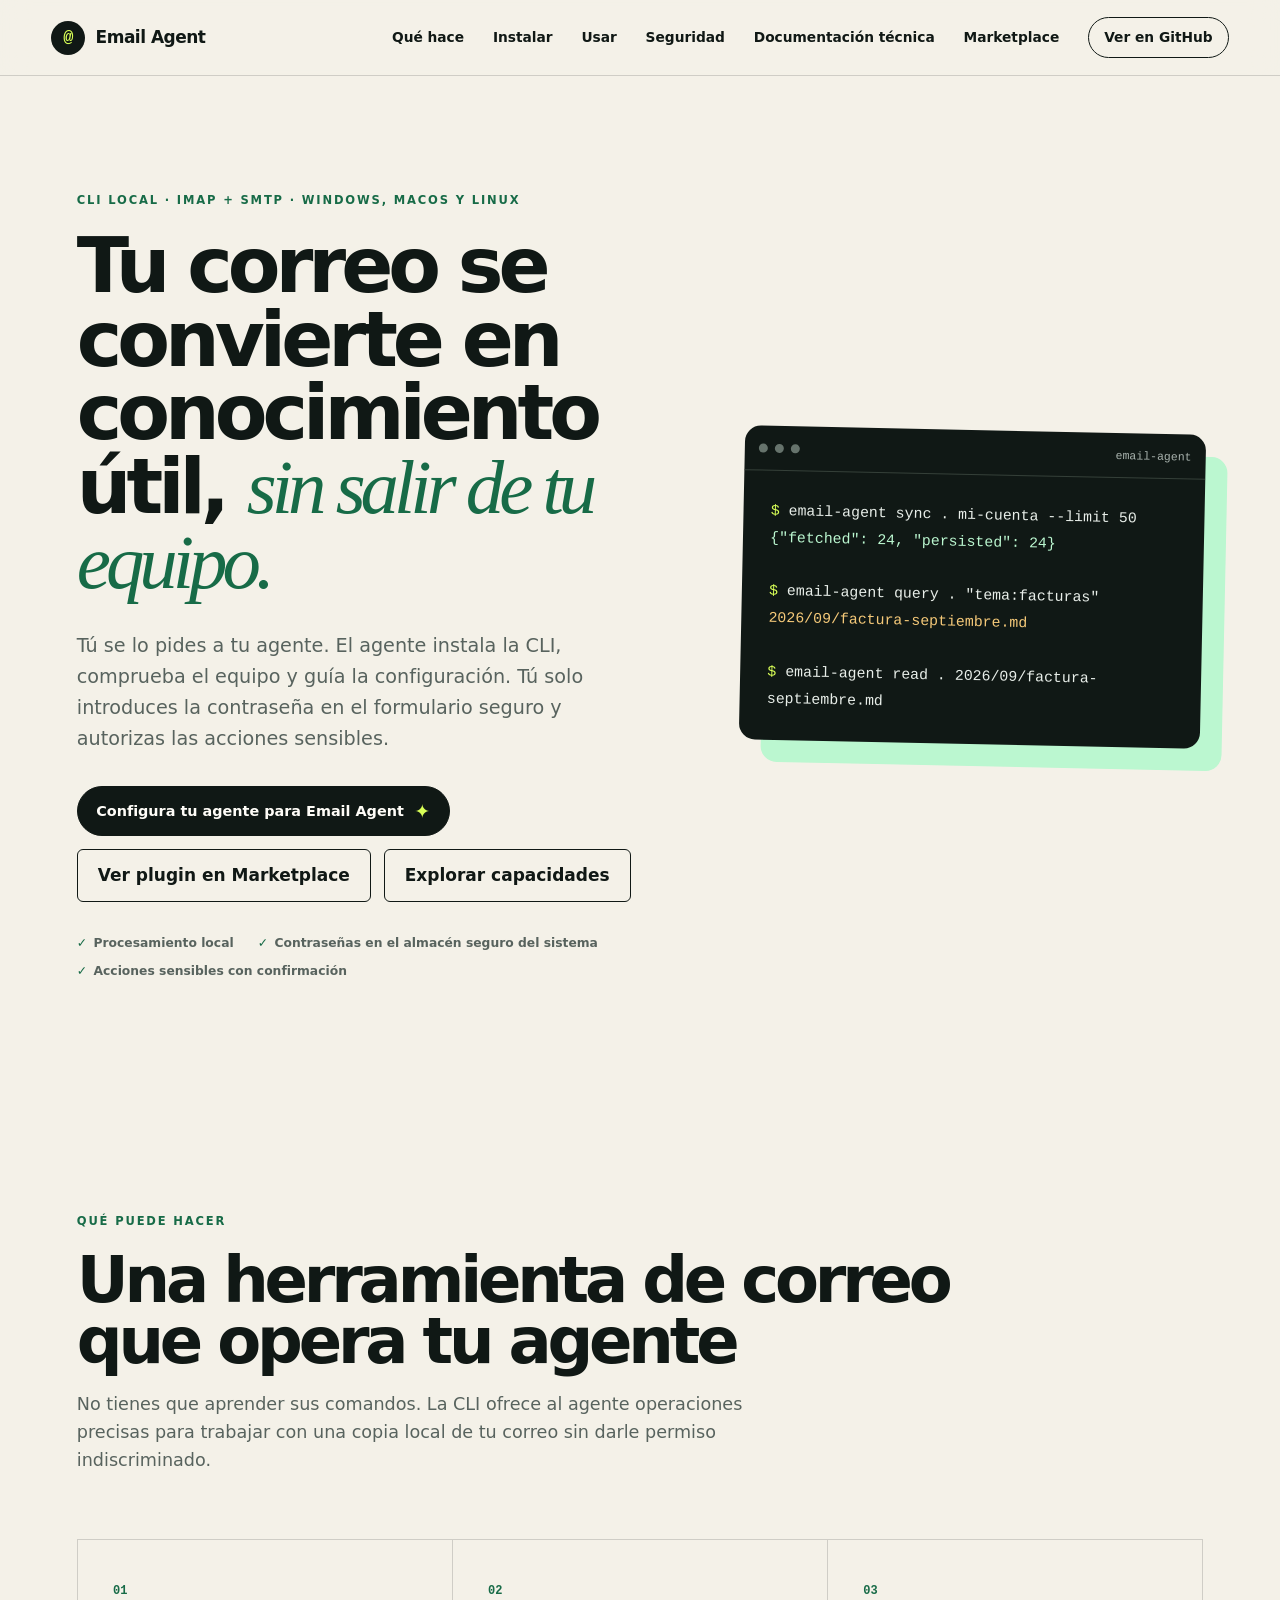
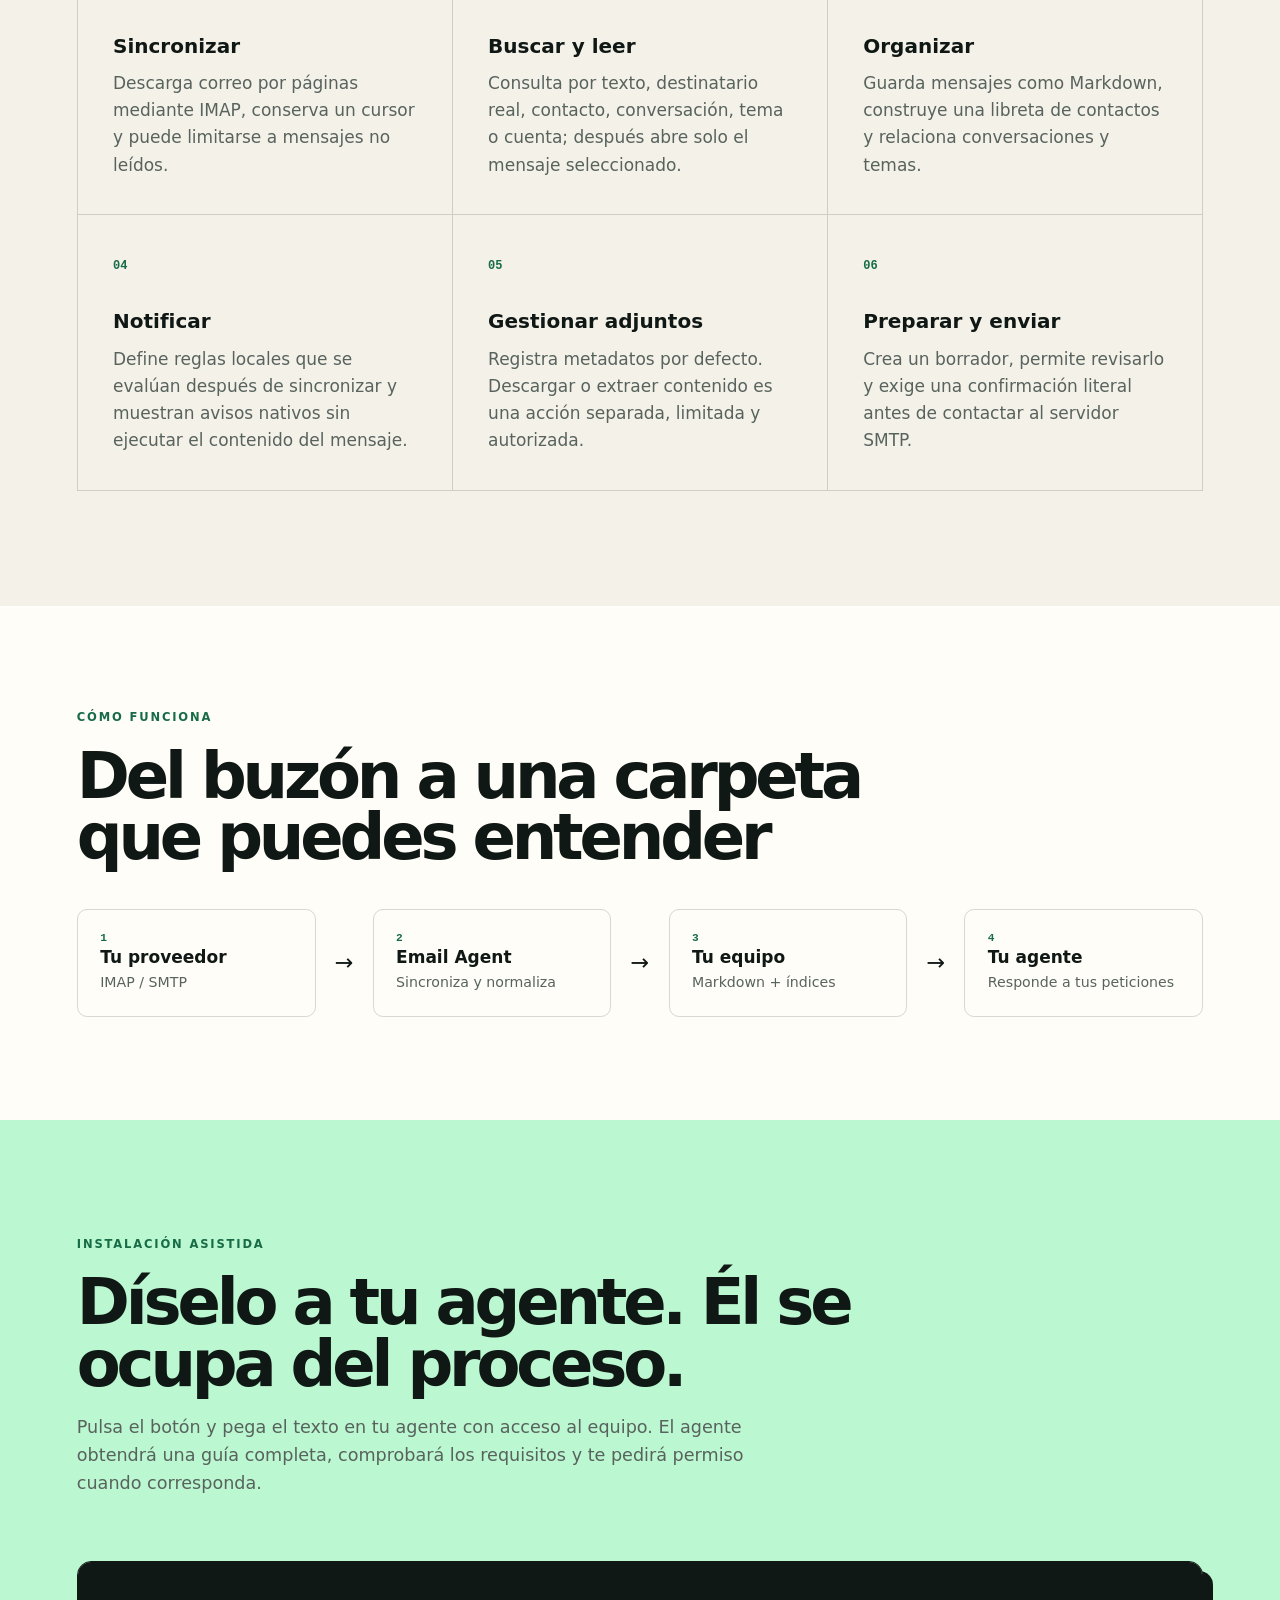
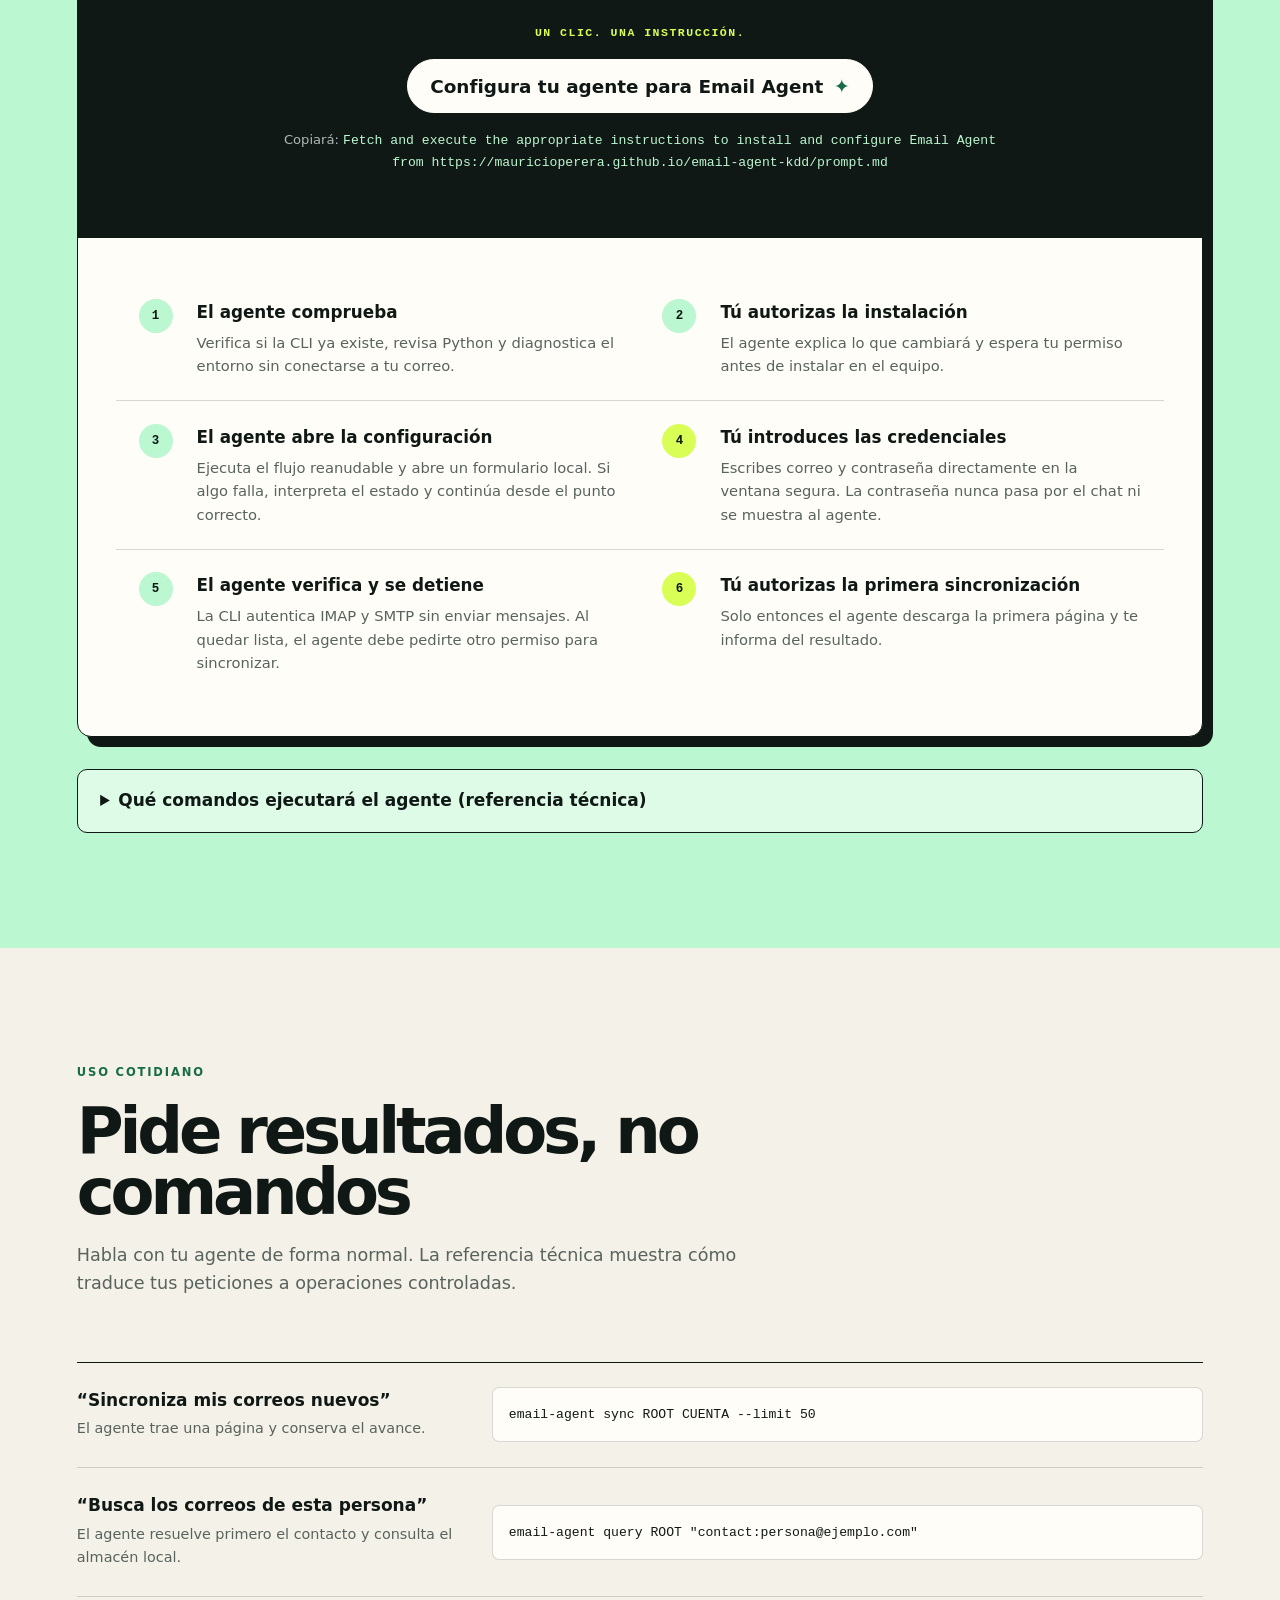
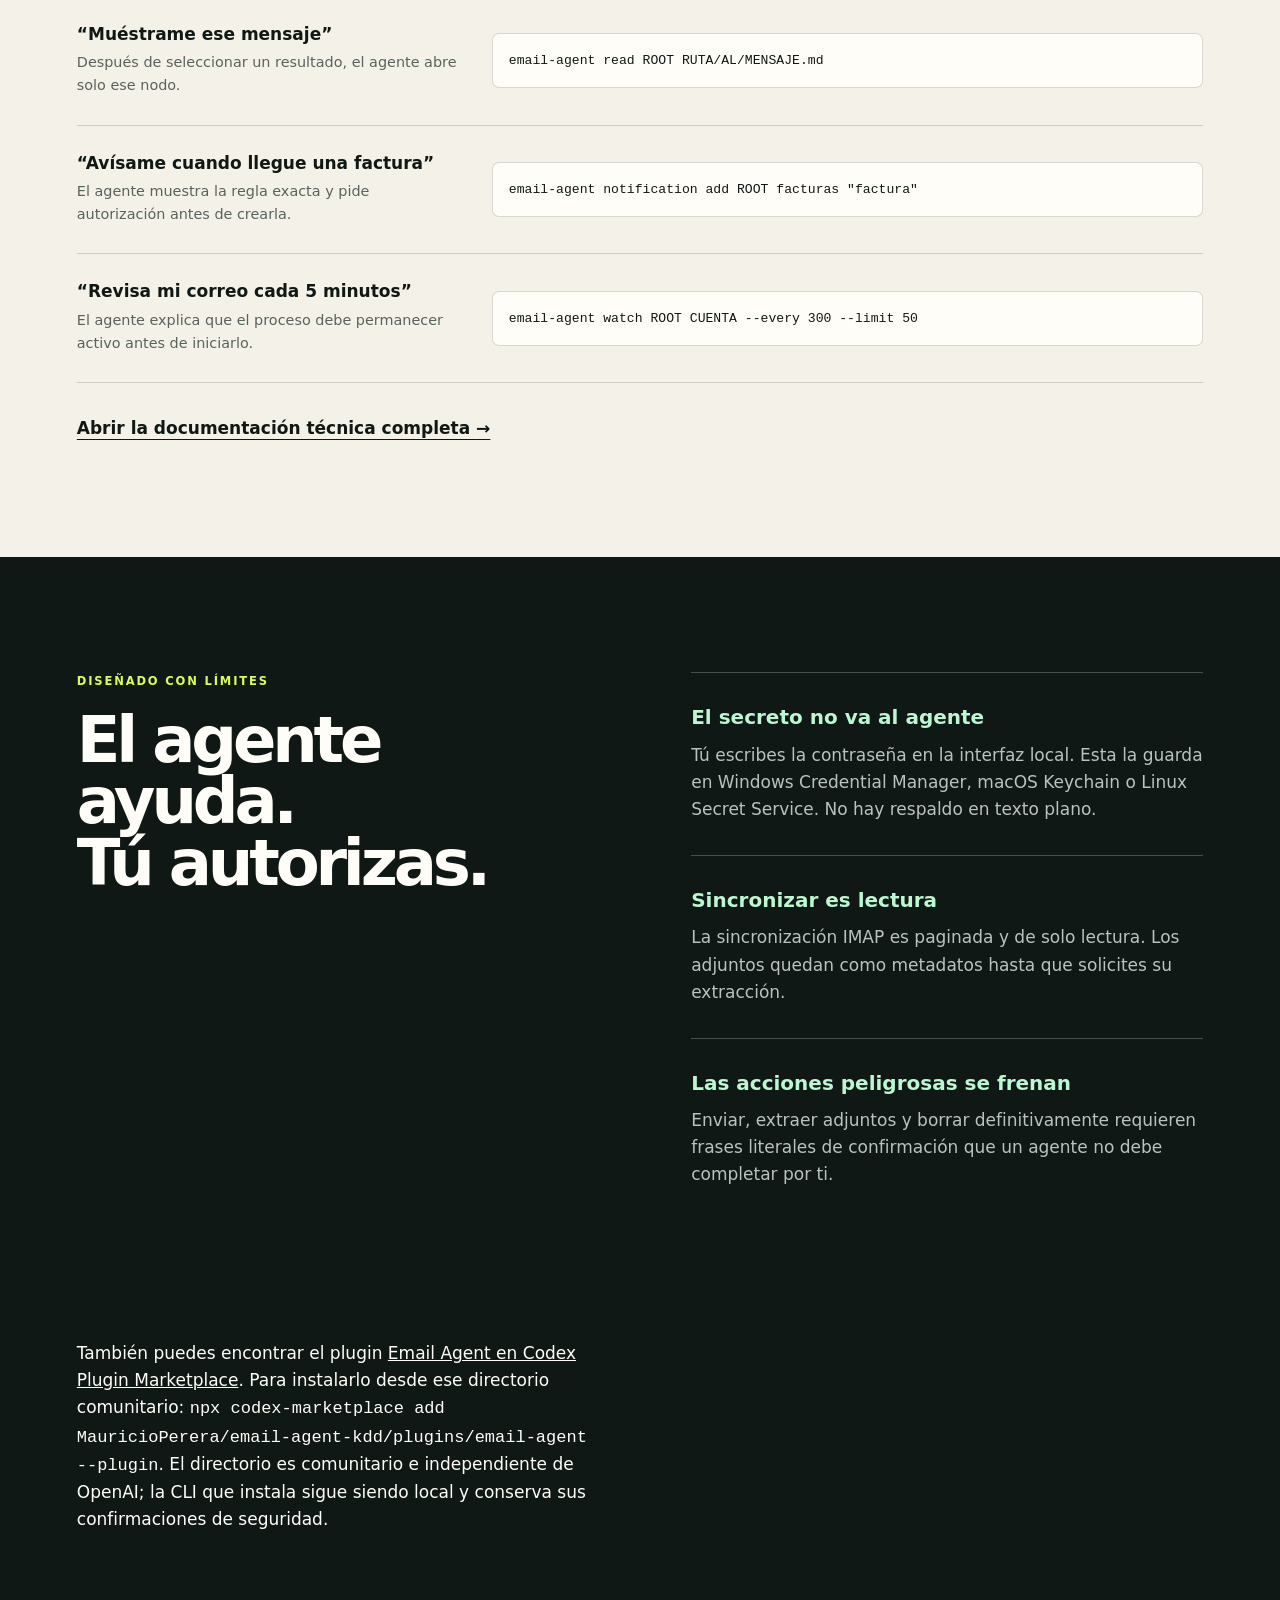
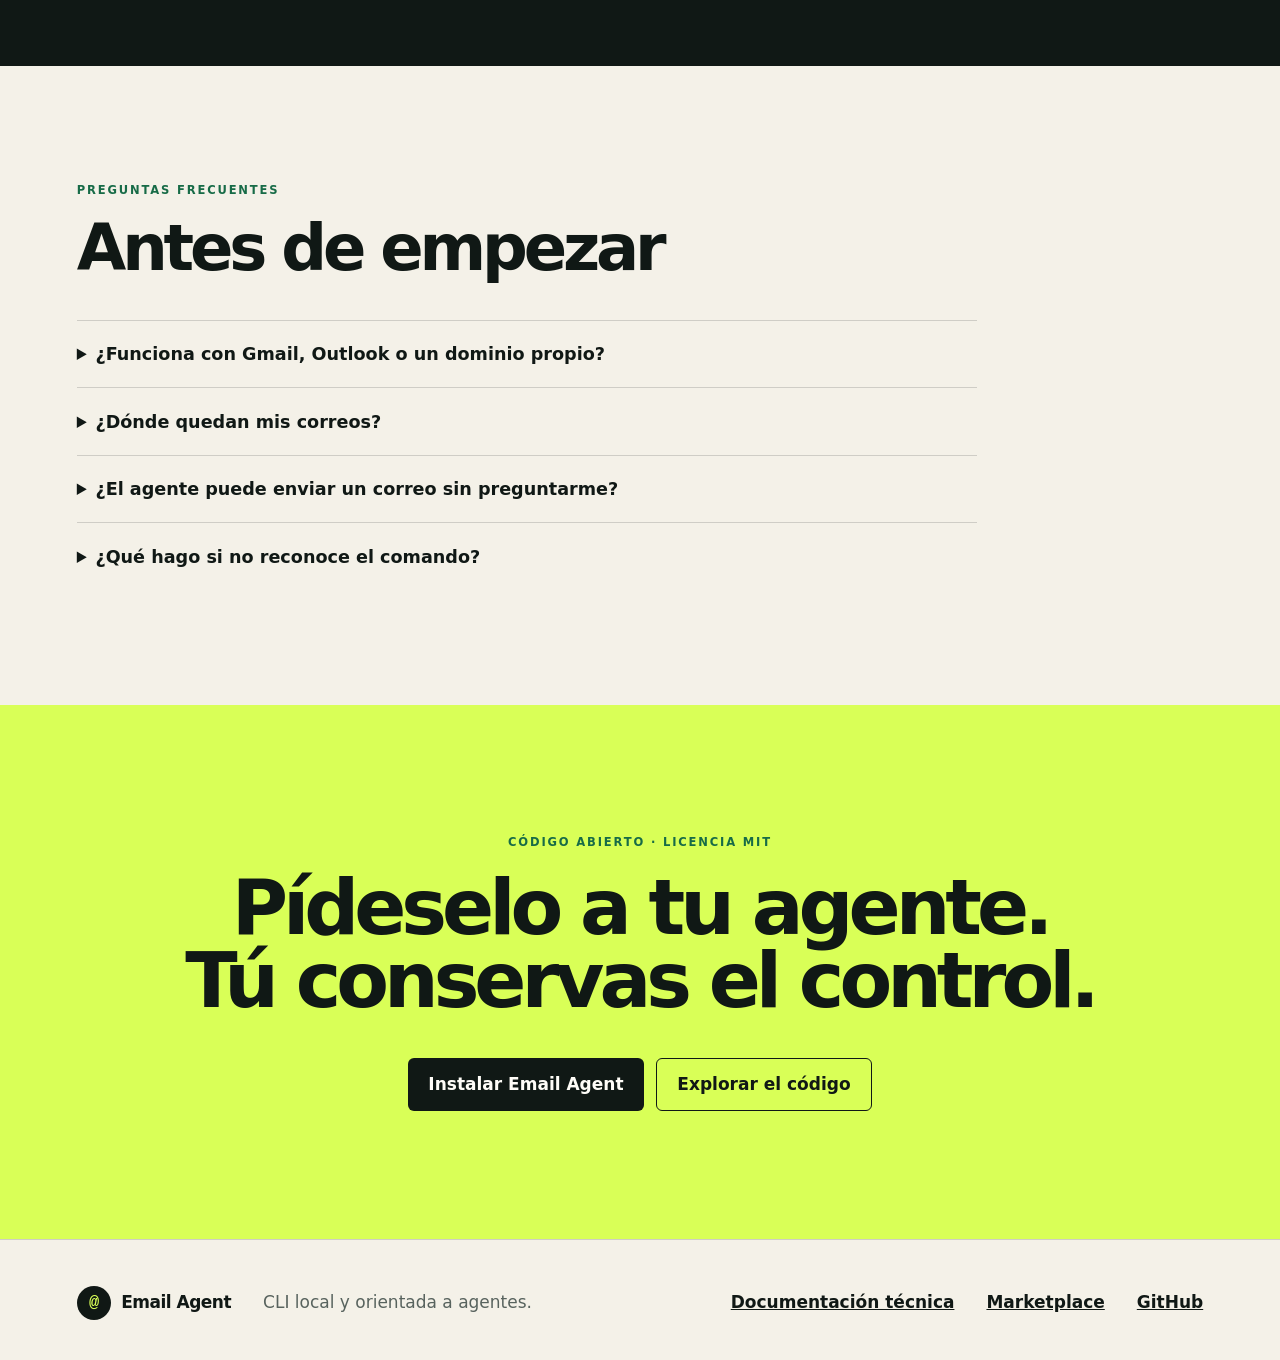
<file: docs/index.html>
<!doctype html>
<html lang="es">
<head>
  <meta charset="utf-8">
  <meta name="viewport" content="width=device-width, initial-scale=1">
  <meta name="description" content="Email Agent: sincroniza, organiza y consulta tu correo localmente desde una CLI diseñada para trabajar de forma segura con agentes.">
  <meta name="theme-color" content="#101815">
  <title>Email Agent — Tu correo, listo para trabajar con agentes</title>
  <link rel="stylesheet" href="styles.css">
  <link rel="stylesheet" href="agent-flow.css">
  <script src="app.js" defer></script>
</head>
<body>
  <a class="skip-link" href="#contenido">Saltar al contenido</a>
  <header class="site-header">
    <a class="brand" href="#inicio" aria-label="Email Agent, inicio">
      <span class="brand-mark" aria-hidden="true">@</span>
      <span>Email Agent</span>
    </a>
    <button class="menu-button" type="button" aria-expanded="false" aria-controls="menu">Menú</button>
    <nav id="menu" aria-label="Navegación principal">
      <a href="#capacidades">Qué hace</a>
      <a href="#instalar">Instalar</a>
      <a href="#usar">Usar</a>
      <a href="#seguridad">Seguridad</a>
      <a href="technical.html">Documentación técnica</a>
      <a href="https://www.codex-marketplace.com/plugins/email-agent">Marketplace</a>
      <a class="nav-cta" href="https://github.com/MauricioPerera/email-agent-kdd">Ver en GitHub</a>
    </nav>
  </header>

  <main id="contenido">
    <section class="hero" id="inicio">
      <div class="hero-copy">
        <p class="eyebrow">CLI local · IMAP + SMTP · Windows, macOS y Linux</p>
        <h1>Tu correo se convierte en conocimiento útil, <em>sin salir de tu equipo.</em></h1>
        <p class="hero-lead">Tú se lo pides a tu agente. El agente instala la CLI, comprueba el equipo y guía la configuración. Tú solo introduces la contraseña en el formulario seguro y autorizas las acciones sensibles.</p>
        <div class="hero-actions">
          <button class="copy onboarding-button" type="button" data-copy="Fetch and execute the appropriate instructions to install and configure Email Agent from https://mauricioperera.github.io/email-agent-kdd/prompt.md">Configura tu agente para Email Agent <span aria-hidden="true">✦</span></button>
          <a class="button secondary" href="https://www.codex-marketplace.com/plugins/email-agent">Ver plugin en Marketplace</a>
          <a class="button secondary" href="#capacidades">Explorar capacidades</a>
        </div>
        <ul class="trust-list" aria-label="Características principales">
          <li>Procesamiento local</li>
          <li>Contraseñas en el almacén seguro del sistema</li>
          <li>Acciones sensibles con confirmación</li>
        </ul>
      </div>
      <div class="terminal" aria-label="Ejemplo de uso de Email Agent">
        <div class="terminal-bar"><span></span><span></span><span></span><b>email-agent</b></div>
        <pre><code><span class="prompt">$</span> email-agent sync . mi-cuenta --limit 50
<span class="json">{"fetched": 24, "persisted": 24}</span>

<span class="prompt">$</span> email-agent query . "tema:facturas"
<span class="path">2026/09/factura-septiembre.md</span>

<span class="prompt">$</span> email-agent read . 2026/09/factura-septiembre.md</code></pre>
      </div>
    </section>

    <section class="section" id="capacidades">
      <div class="section-heading">
        <p class="eyebrow">Qué puede hacer</p>
        <h2>Una herramienta de correo que opera tu agente</h2>
        <p>No tienes que aprender sus comandos. La CLI ofrece al agente operaciones precisas para trabajar con una copia local de tu correo sin darle permiso indiscriminado.</p>
      </div>
      <div class="feature-grid">
        <article><span class="feature-number">01</span><h3>Sincronizar</h3><p>Descarga correo por páginas mediante IMAP, conserva un cursor y puede limitarse a mensajes no leídos.</p></article>
        <article><span class="feature-number">02</span><h3>Buscar y leer</h3><p>Consulta por texto, destinatario real, contacto, conversación, tema o cuenta; después abre solo el mensaje seleccionado.</p></article>
        <article><span class="feature-number">03</span><h3>Organizar</h3><p>Guarda mensajes como Markdown, construye una libreta de contactos y relaciona conversaciones y temas.</p></article>
        <article><span class="feature-number">04</span><h3>Notificar</h3><p>Define reglas locales que se evalúan después de sincronizar y muestran avisos nativos sin ejecutar el contenido del mensaje.</p></article>
        <article><span class="feature-number">05</span><h3>Gestionar adjuntos</h3><p>Registra metadatos por defecto. Descargar o extraer contenido es una acción separada, limitada y autorizada.</p></article>
        <article><span class="feature-number">06</span><h3>Preparar y enviar</h3><p>Crea un borrador, permite revisarlo y exige una confirmación literal antes de contactar al servidor SMTP.</p></article>
      </div>
    </section>

    <section class="flow-section">
      <div class="section-heading compact"><p class="eyebrow">Cómo funciona</p><h2>Del buzón a una carpeta que puedes entender</h2></div>
      <div class="flow" role="list">
        <div role="listitem"><span>1</span><strong>Tu proveedor</strong><small>IMAP / SMTP</small></div>
        <i aria-hidden="true">→</i>
        <div role="listitem"><span>2</span><strong>Email Agent</strong><small>Sincroniza y normaliza</small></div>
        <i aria-hidden="true">→</i>
        <div role="listitem"><span>3</span><strong>Tu equipo</strong><small>Markdown + índices</small></div>
        <i aria-hidden="true">→</i>
        <div role="listitem"><span>4</span><strong>Tu agente</strong><small>Responde a tus peticiones</small></div>
      </div>
    </section>

    <section class="section install-section" id="instalar">
      <div class="section-heading">
        <p class="eyebrow">Instalación asistida</p>
        <h2>Díselo a tu agente. Él se ocupa del proceso.</h2>
        <p>Pulsa el botón y pega el texto en tu agente con acceso al equipo. El agente obtendrá una guía completa, comprobará los requisitos y te pedirá permiso cuando corresponda.</p>
      </div>

      <div class="install-card">
        <div class="agent-request">
          <span class="agent-label">Un clic. Una instrucción.</span>
          <button class="copy onboarding-button large" type="button" data-copy="Fetch and execute the appropriate instructions to install and configure Email Agent from https://mauricioperera.github.io/email-agent-kdd/prompt.md">Configura tu agente para Email Agent <span aria-hidden="true">✦</span></button>
          <p>Copiará: <code>Fetch and execute the appropriate instructions to install and configure Email Agent from https://mauricioperera.github.io/email-agent-kdd/prompt.md</code></p>
        </div>
        <div class="roles" aria-label="Responsabilidades durante la instalación">
          <article><span>1</span><div><strong>El agente comprueba</strong><p>Verifica si la CLI ya existe, revisa Python y diagnostica el entorno sin conectarse a tu correo.</p></div></article>
          <article><span>2</span><div><strong>Tú autorizas la instalación</strong><p>El agente explica lo que cambiará y espera tu permiso antes de instalar en el equipo.</p></div></article>
          <article><span>3</span><div><strong>El agente abre la configuración</strong><p>Ejecuta el flujo reanudable y abre un formulario local. Si algo falla, interpreta el estado y continúa desde el punto correcto.</p></div></article>
          <article class="user-step"><span>4</span><div><strong>Tú introduces las credenciales</strong><p>Escribes correo y contraseña directamente en la ventana segura. La contraseña nunca pasa por el chat ni se muestra al agente.</p></div></article>
          <article><span>5</span><div><strong>El agente verifica y se detiene</strong><p>La CLI autentica IMAP y SMTP sin enviar mensajes. Al quedar lista, el agente debe pedirte otro permiso para sincronizar.</p></div></article>
          <article class="user-step"><span>6</span><div><strong>Tú autorizas la primera sincronización</strong><p>Solo entonces el agente descarga la primera página y te informa del resultado.</p></div></article>
        </div>
      </div>

      <details class="advanced">
        <summary>Qué comandos ejecutará el agente (referencia técnica)</summary>
        <p>El flujo del código actual es reanudable. Estos comandos son para el agente, no una tarea que el usuario deba realizar manualmente.</p>
        <div class="code-block"><pre><code>git clone https://github.com/MauricioPerera/email-agent-kdd.git
cd email-agent-kdd
python -m pip install .
email-agent bootstrap --check --json
email-agent bootstrap --gui --lang es</code></pre><button class="copy" type="button" data-copy="git clone https://github.com/MauricioPerera/email-agent-kdd.git&#10;cd email-agent-kdd&#10;python -m pip install .&#10;email-agent bootstrap --check --json&#10;email-agent bootstrap --gui --lang es">Copiar</button></div>
        <p class="note">La primera sincronización no ocurre sola: después de revisarlo y autorizarlo, se ejecuta <code>email-agent bootstrap --resume --sync</code>.</p>
      </details>
    </section>

    <section class="section" id="usar">
      <div class="section-heading"><p class="eyebrow">Uso cotidiano</p><h2>Pide resultados, no comandos</h2><p>Habla con tu agente de forma normal. La referencia técnica muestra cómo traduce tus peticiones a operaciones controladas.</p></div>
      <div class="command-list">
        <article><div><span>“Sincroniza mis correos nuevos”</span><p>El agente trae una página y conserva el avance.</p></div><code>email-agent sync ROOT CUENTA --limit 50</code></article>
        <article><div><span>“Busca los correos de esta persona”</span><p>El agente resuelve primero el contacto y consulta el almacén local.</p></div><code>email-agent query ROOT "contact:persona@ejemplo.com"</code></article>
        <article><div><span>“Muéstrame ese mensaje”</span><p>Después de seleccionar un resultado, el agente abre solo ese nodo.</p></div><code>email-agent read ROOT RUTA/AL/MENSAJE.md</code></article>
        <article><div><span>“Avísame cuando llegue una factura”</span><p>El agente muestra la regla exacta y pide autorización antes de crearla.</p></div><code>email-agent notification add ROOT facturas "factura"</code></article>
        <article><div><span>“Revisa mi correo cada 5 minutos”</span><p>El agente explica que el proceso debe permanecer activo antes de iniciarlo.</p></div><code>email-agent watch ROOT CUENTA --every 300 --limit 50</code></article>
      </div>
      <a class="text-link" href="technical.html">Abrir la documentación técnica completa <span aria-hidden="true">→</span></a>
    </section>

    <section class="security-section" id="seguridad">
      <div><p class="eyebrow light">Diseñado con límites</p><h2>El agente ayuda.<br>Tú autorizas.</h2></div>
      <div class="security-points">
        <article><h3>El secreto no va al agente</h3><p>Tú escribes la contraseña en la interfaz local. Esta la guarda en Windows Credential Manager, macOS Keychain o Linux Secret Service. No hay respaldo en texto plano.</p></article>
        <article><h3>Sincronizar es lectura</h3><p>La sincronización IMAP es paginada y de solo lectura. Los adjuntos quedan como metadatos hasta que solicites su extracción.</p></article>
        <article><h3>Las acciones peligrosas se frenan</h3><p>Enviar, extraer adjuntos y borrar definitivamente requieren frases literales de confirmación que un agente no debe completar por ti.</p></article>
      </div>
      <p>También puedes encontrar el plugin <a href="https://www.codex-marketplace.com/plugins/email-agent">Email Agent en Codex Plugin Marketplace</a>. Para instalarlo desde ese directorio comunitario: <code>npx codex-marketplace add MauricioPerera/email-agent-kdd/plugins/email-agent --plugin</code>. El directorio es comunitario e independiente de OpenAI; la CLI que instala sigue siendo local y conserva sus confirmaciones de seguridad.</p>
    </section>

    <section class="section faq-section">
      <div class="section-heading compact"><p class="eyebrow">Preguntas frecuentes</p><h2>Antes de empezar</h2></div>
      <div class="faq">
        <details><summary>¿Funciona con Gmail, Outlook o un dominio propio?</summary><p>Funciona con cuentas que ofrezcan acceso IMAP para lectura y SMTP para envío. El formulario intenta detectar los servidores y permite introducirlos cuando no puede hacerlo.</p></details>
        <details><summary>¿Dónde quedan mis correos?</summary><p>En la carpeta raíz que eliges, como archivos Markdown e índices locales. La carpeta <code>.</code> significa la carpeta actual.</p></details>
        <details><summary>¿El agente puede enviar un correo sin preguntarme?</summary><p>No debería. El comando de envío exige revisar un borrador y escribir exactamente <code>CONFIRMAR ENVIO</code>; esa autorización pertenece al usuario.</p></details>
        <details><summary>¿Qué hago si no reconoce el comando?</summary><p>Añade al PATH la carpeta <code>Scripts</code> de Python en Windows o <code>bin</code> en macOS/Linux, vuelve a abrir la terminal y ejecuta <code>email-agent --help</code>.</p></details>
      </div>
    </section>

    <section class="closing">
      <p class="eyebrow">Código abierto · Licencia MIT</p>
      <h2>Pídeselo a tu agente.<br>Tú conservas el control.</h2>
      <div class="hero-actions"><a class="button primary" href="#instalar">Instalar Email Agent</a><a class="button secondary" href="https://github.com/MauricioPerera/email-agent-kdd">Explorar el código</a></div>
    </section>
  </main>

  <footer><div class="brand"><span class="brand-mark" aria-hidden="true">@</span><span>Email Agent</span></div><p>CLI local y orientada a agentes.</p><a href="technical.html">Documentación técnica</a><a href="https://www.codex-marketplace.com/plugins/email-agent">Marketplace</a><a href="https://github.com/MauricioPerera/email-agent-kdd">GitHub</a></footer>
</body>
</html>
</file>
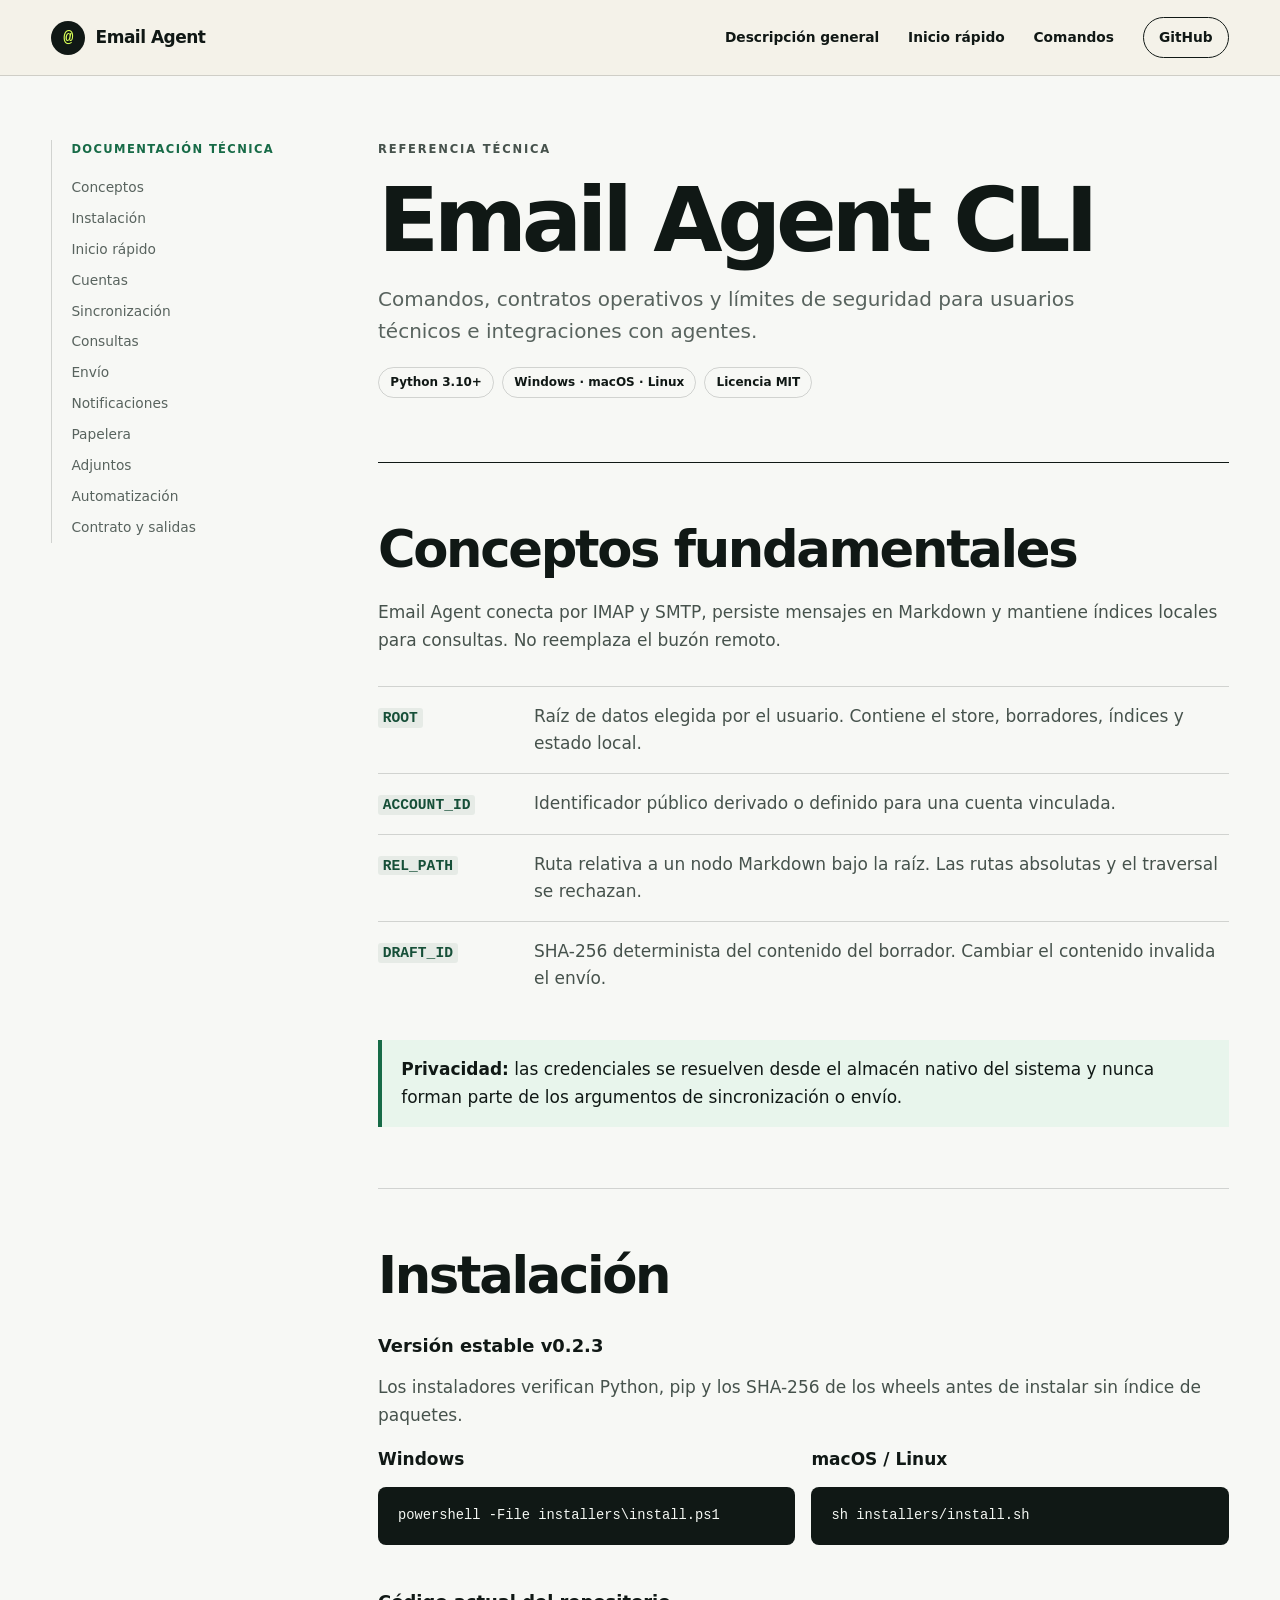
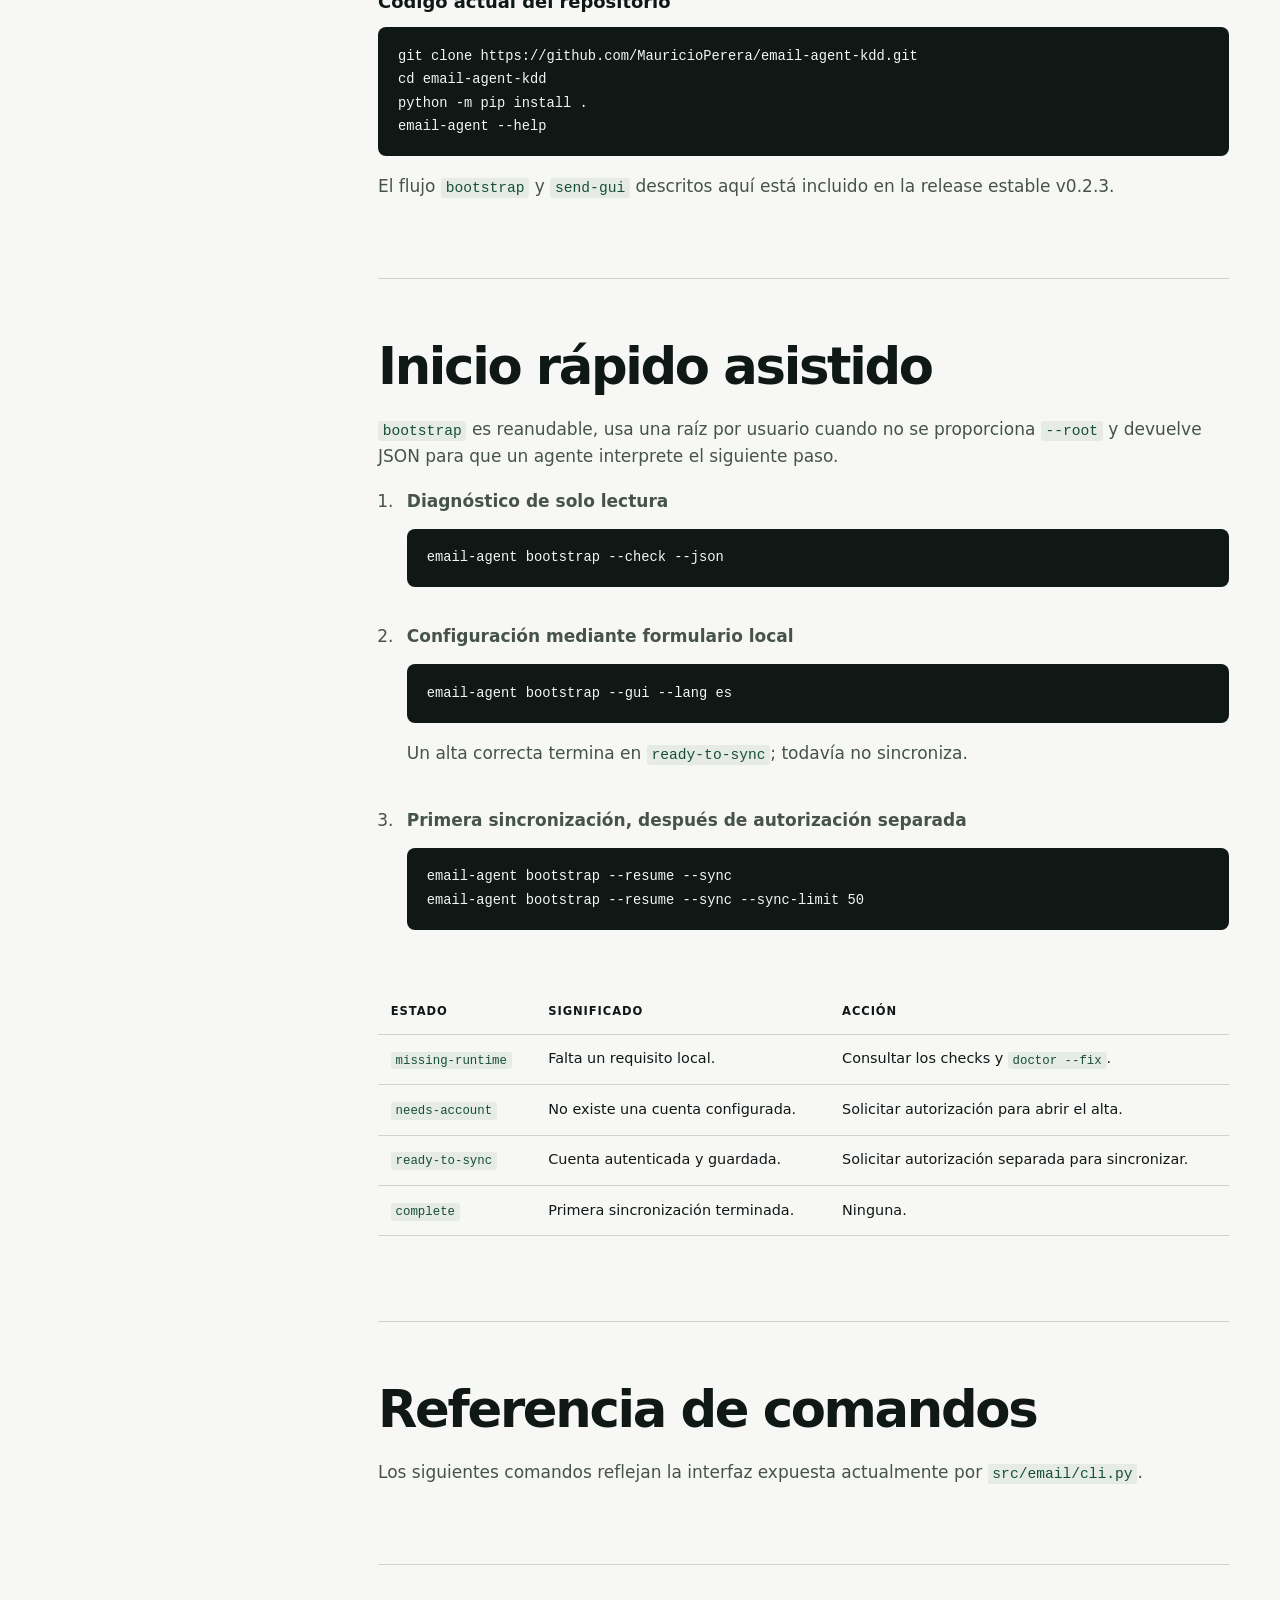
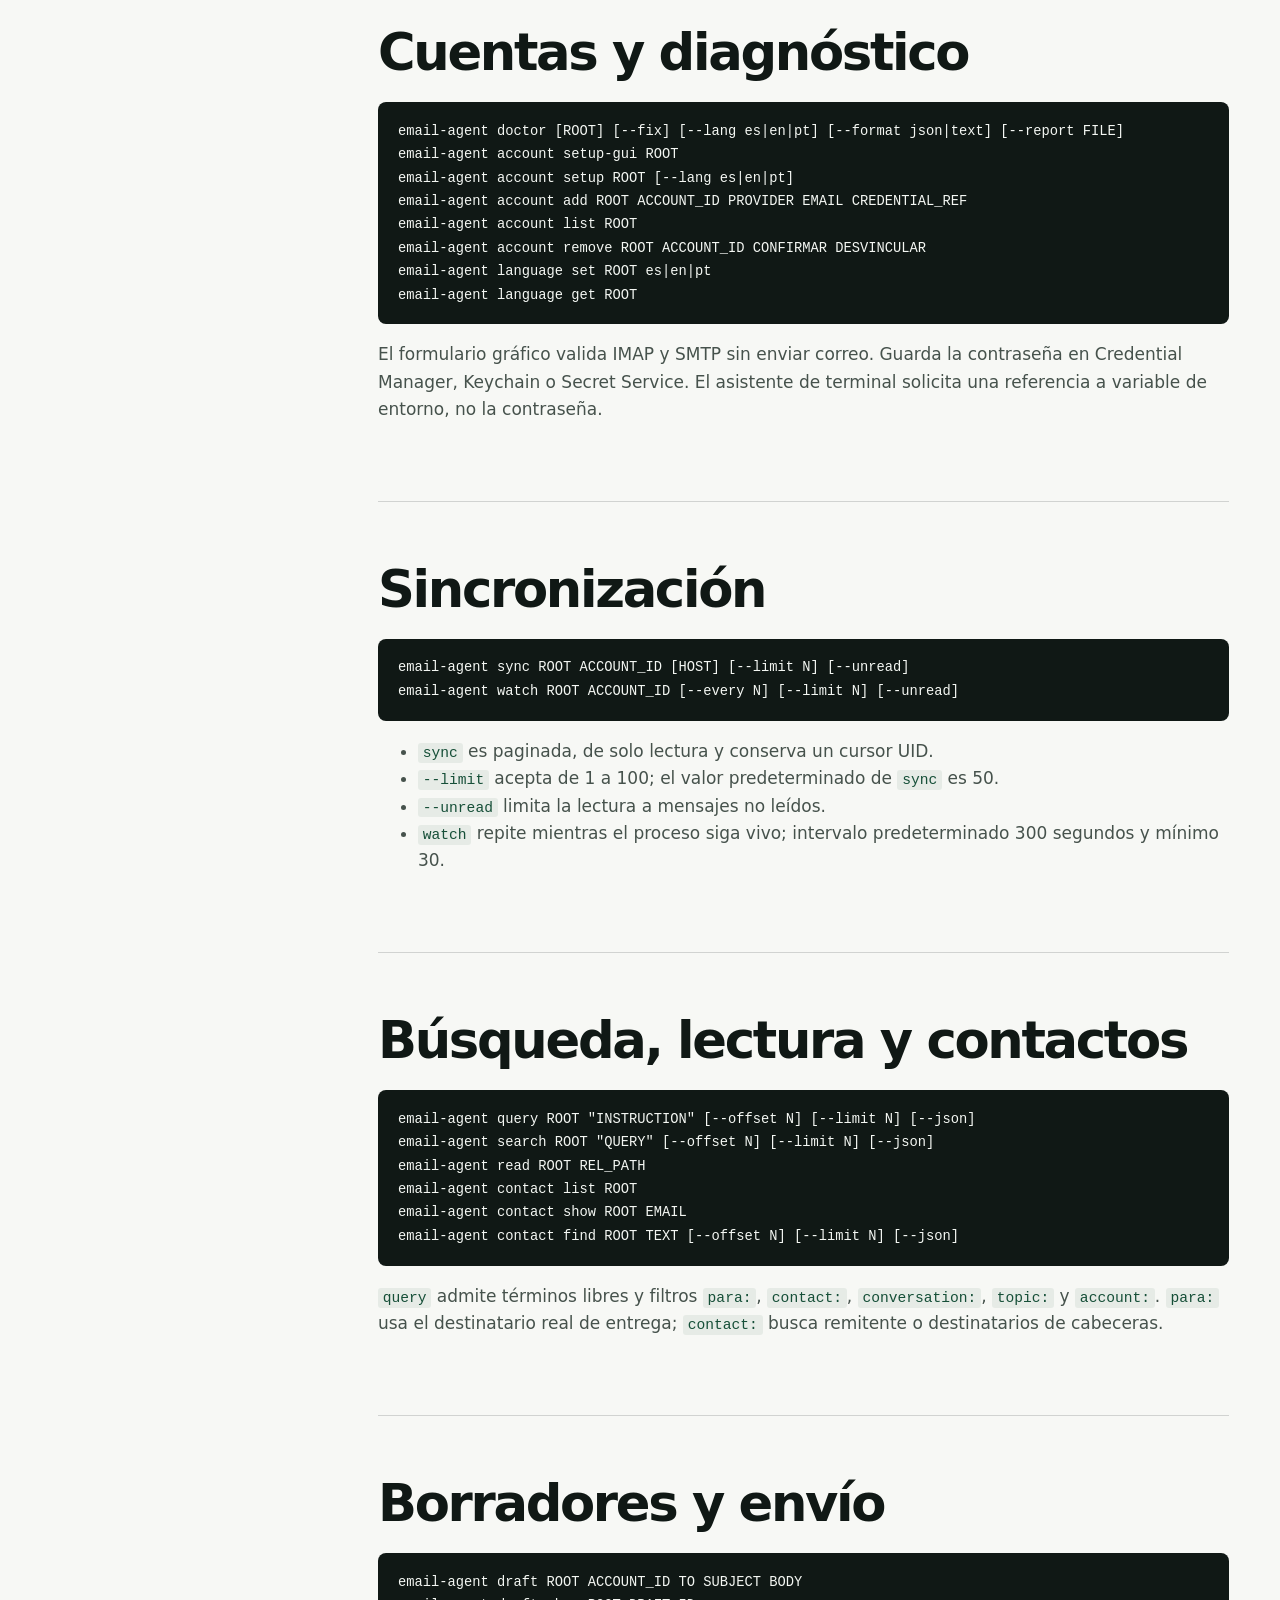
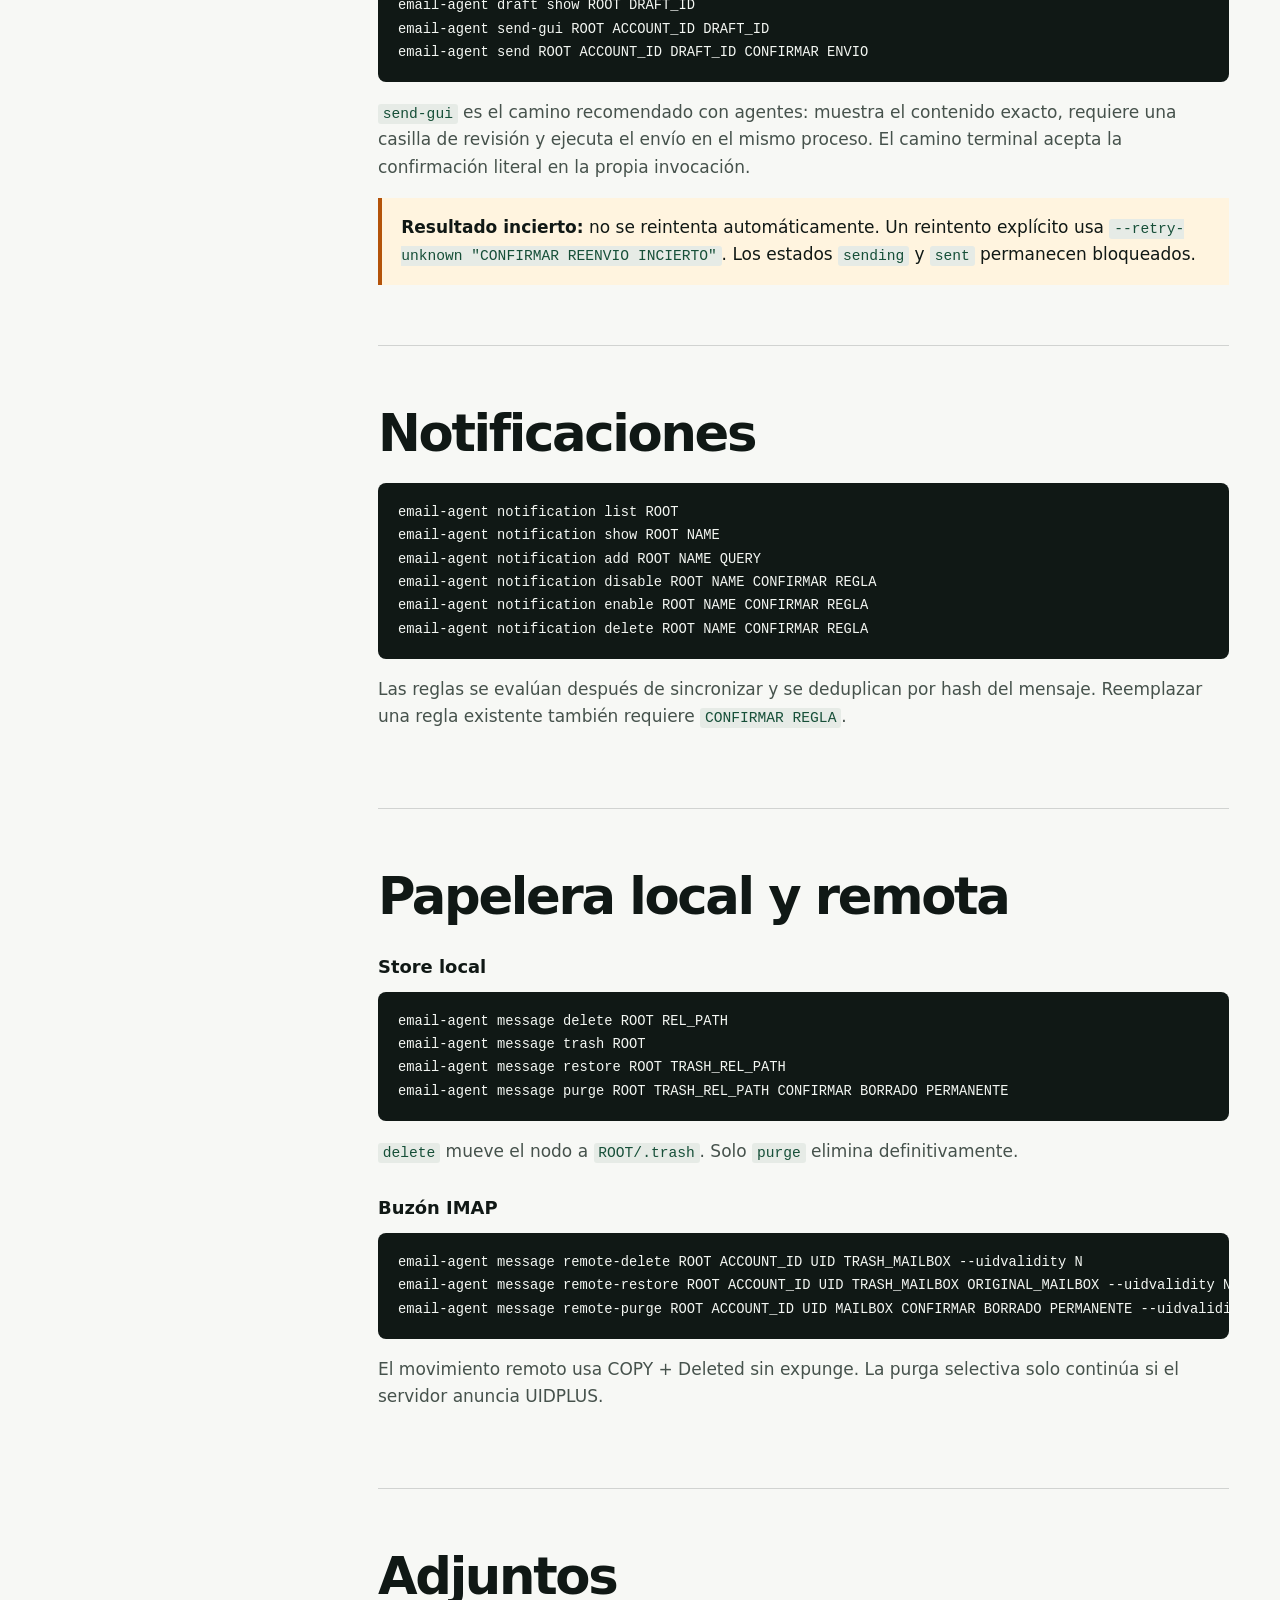
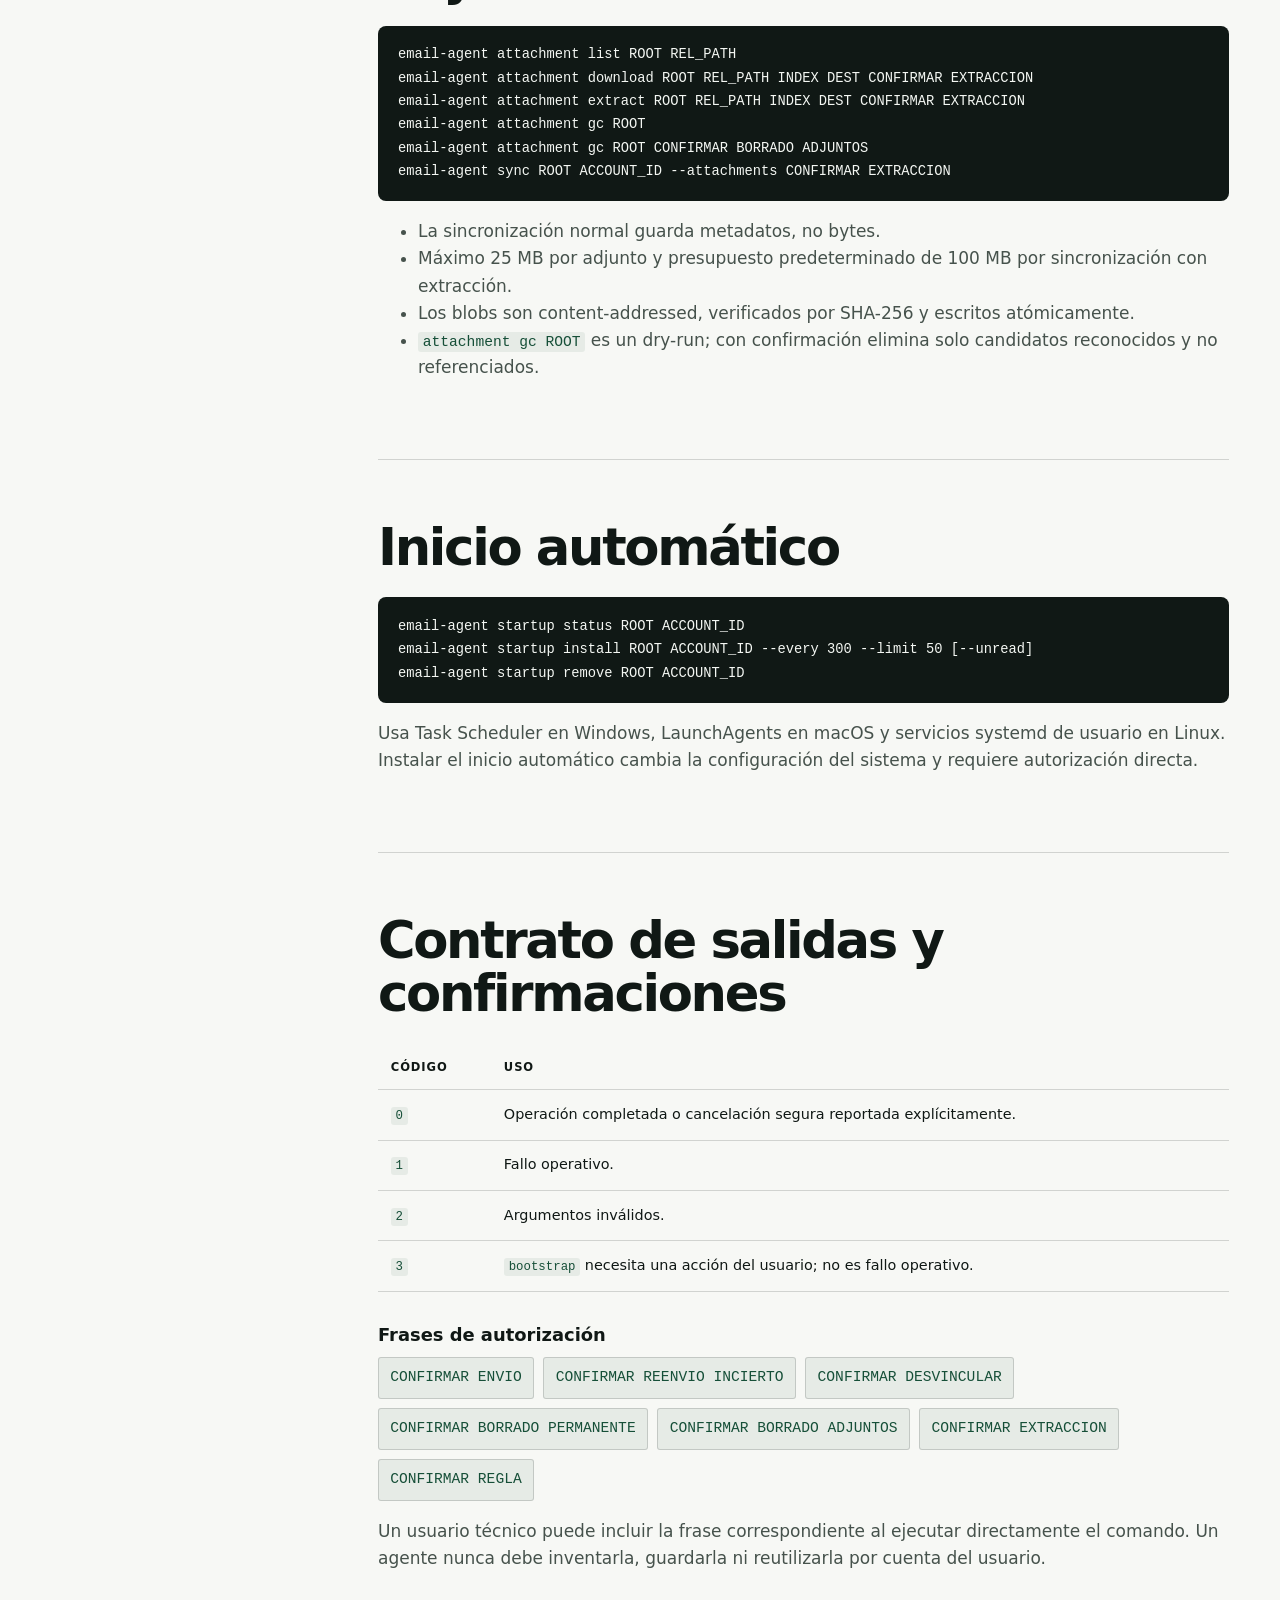
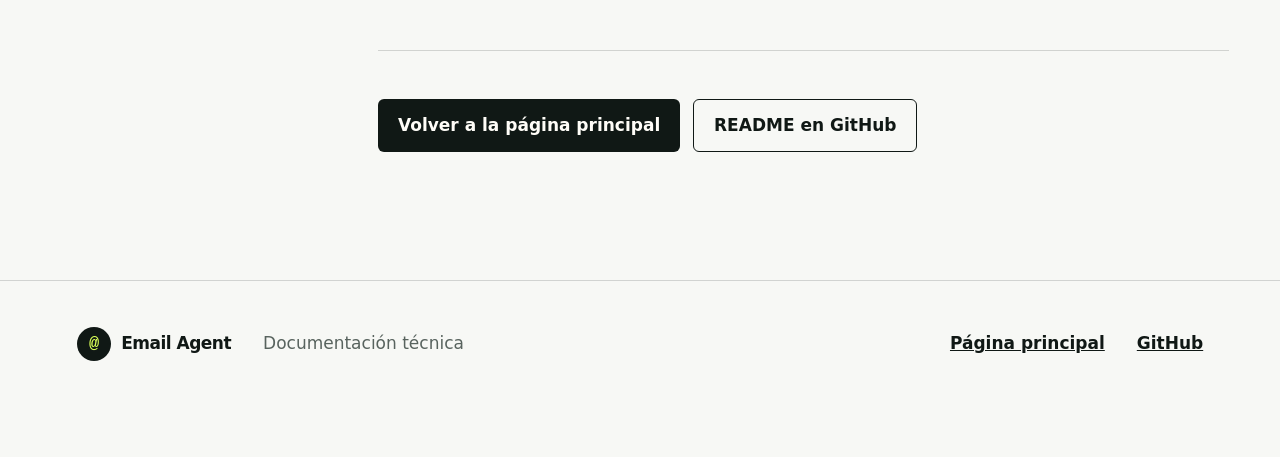
<file: docs/technical.html>
<!doctype html>
<html lang="es">
<head>
  <meta charset="utf-8">
  <meta name="viewport" content="width=device-width, initial-scale=1">
  <meta name="description" content="Documentación técnica de Email Agent CLI: instalación, configuración, comandos, formatos, seguridad y operación.">
  <meta name="theme-color" content="#101815">
  <title>Documentación técnica — Email Agent</title>
  <link rel="stylesheet" href="styles.css">
  <link rel="stylesheet" href="technical.css">
  <script src="app.js" defer></script>
</head>
<body class="docs-body">
  <a class="skip-link" href="#documentacion">Saltar a la documentación</a>
  <header class="site-header">
    <a class="brand" href="index.html" aria-label="Email Agent, volver a la página principal"><span class="brand-mark" aria-hidden="true">@</span><span>Email Agent</span></a>
    <button class="menu-button" type="button" aria-expanded="false" aria-controls="menu">Menú</button>
    <nav id="menu" aria-label="Navegación principal">
      <a href="index.html">Descripción general</a>
      <a href="#inicio-rapido">Inicio rápido</a>
      <a href="#comandos">Comandos</a>
      <a class="nav-cta" href="https://github.com/MauricioPerera/email-agent-kdd">GitHub</a>
    </nav>
  </header>

  <div class="docs-shell">
    <aside class="docs-nav" aria-label="Índice técnico">
      <p>Documentación técnica</p>
      <a href="#conceptos">Conceptos</a>
      <a href="#instalacion">Instalación</a>
      <a href="#inicio-rapido">Inicio rápido</a>
      <a href="#cuentas">Cuentas</a>
      <a href="#sincronizacion">Sincronización</a>
      <a href="#consultas">Consultas</a>
      <a href="#envio">Envío</a>
      <a href="#notificaciones">Notificaciones</a>
      <a href="#mensajes">Papelera</a>
      <a href="#adjuntos">Adjuntos</a>
      <a href="#automatizacion">Automatización</a>
      <a href="#contrato">Contrato y salidas</a>
    </aside>

    <main class="docs-content" id="documentacion">
      <div class="docs-hero">
        <p class="eyebrow">Referencia técnica</p>
        <h1>Email Agent CLI</h1>
        <p>Comandos, contratos operativos y límites de seguridad para usuarios técnicos e integraciones con agentes.</p>
        <div class="doc-meta"><span>Python 3.10+</span><span>Windows · macOS · Linux</span><span>Licencia MIT</span></div>
      </div>

      <section id="conceptos">
        <h2>Conceptos fundamentales</h2>
        <p>Email Agent conecta por IMAP y SMTP, persiste mensajes en Markdown y mantiene índices locales para consultas. No reemplaza el buzón remoto.</p>
        <dl class="terms">
          <div><dt><code>ROOT</code></dt><dd>Raíz de datos elegida por el usuario. Contiene el store, borradores, índices y estado local.</dd></div>
          <div><dt><code>ACCOUNT_ID</code></dt><dd>Identificador público derivado o definido para una cuenta vinculada.</dd></div>
          <div><dt><code>REL_PATH</code></dt><dd>Ruta relativa a un nodo Markdown bajo la raíz. Las rutas absolutas y el traversal se rechazan.</dd></div>
          <div><dt><code>DRAFT_ID</code></dt><dd>SHA-256 determinista del contenido del borrador. Cambiar el contenido invalida el envío.</dd></div>
        </dl>
        <div class="callout"><strong>Privacidad:</strong> las credenciales se resuelven desde el almacén nativo del sistema y nunca forman parte de los argumentos de sincronización o envío.</div>
      </section>

      <section id="instalacion">
        <h2>Instalación</h2>
        <h3>Versión estable v0.2.3</h3>
        <p>Los instaladores verifican Python, pip y los SHA-256 de los wheels antes de instalar sin índice de paquetes.</p>
        <div class="split-code">
          <div><b>Windows</b><pre><code>powershell -File installers\install.ps1</code></pre></div>
          <div><b>macOS / Linux</b><pre><code>sh installers/install.sh</code></pre></div>
        </div>
        <h3>Código actual del repositorio</h3>
        <pre><code>git clone https://github.com/MauricioPerera/email-agent-kdd.git
cd email-agent-kdd
python -m pip install .
email-agent --help</code></pre>
        <p>El flujo <code>bootstrap</code> y <code>send-gui</code> descritos aquí está incluido en la release estable v0.2.3.</p>
      </section>

      <section id="inicio-rapido">
        <h2>Inicio rápido asistido</h2>
        <p><code>bootstrap</code> es reanudable, usa una raíz por usuario cuando no se proporciona <code>--root</code> y devuelve JSON para que un agente interprete el siguiente paso.</p>
        <ol class="code-steps">
          <li><b>Diagnóstico de solo lectura</b><pre><code>email-agent bootstrap --check --json</code></pre></li>
          <li><b>Configuración mediante formulario local</b><pre><code>email-agent bootstrap --gui --lang es</code></pre><p>Un alta correcta termina en <code>ready-to-sync</code>; todavía no sincroniza.</p></li>
          <li><b>Primera sincronización, después de autorización separada</b><pre><code>email-agent bootstrap --resume --sync
email-agent bootstrap --resume --sync --sync-limit 50</code></pre></li>
        </ol>
        <table><thead><tr><th>Estado</th><th>Significado</th><th>Acción</th></tr></thead><tbody>
          <tr><td><code>missing-runtime</code></td><td>Falta un requisito local.</td><td>Consultar los checks y <code>doctor --fix</code>.</td></tr>
          <tr><td><code>needs-account</code></td><td>No existe una cuenta configurada.</td><td>Solicitar autorización para abrir el alta.</td></tr>
          <tr><td><code>ready-to-sync</code></td><td>Cuenta autenticada y guardada.</td><td>Solicitar autorización separada para sincronizar.</td></tr>
          <tr><td><code>complete</code></td><td>Primera sincronización terminada.</td><td>Ninguna.</td></tr>
        </tbody></table>
      </section>

      <section id="comandos" class="command-index">
        <h2>Referencia de comandos</h2>
        <p>Los siguientes comandos reflejan la interfaz expuesta actualmente por <code>src/email/cli.py</code>.</p>
      </section>

      <section id="cuentas">
        <h2>Cuentas y diagnóstico</h2>
        <pre><code>email-agent doctor [ROOT] [--fix] [--lang es|en|pt] [--format json|text] [--report FILE]
email-agent account setup-gui ROOT
email-agent account setup ROOT [--lang es|en|pt]
email-agent account add ROOT ACCOUNT_ID PROVIDER EMAIL CREDENTIAL_REF
email-agent account list ROOT
email-agent account remove ROOT ACCOUNT_ID CONFIRMAR DESVINCULAR
email-agent language set ROOT es|en|pt
email-agent language get ROOT</code></pre>
        <p>El formulario gráfico valida IMAP y SMTP sin enviar correo. Guarda la contraseña en Credential Manager, Keychain o Secret Service. El asistente de terminal solicita una referencia a variable de entorno, no la contraseña.</p>
      </section>

      <section id="sincronizacion">
        <h2>Sincronización</h2>
        <pre><code>email-agent sync ROOT ACCOUNT_ID [HOST] [--limit N] [--unread]
email-agent watch ROOT ACCOUNT_ID [--every N] [--limit N] [--unread]</code></pre>
        <ul>
          <li><code>sync</code> es paginada, de solo lectura y conserva un cursor UID.</li>
          <li><code>--limit</code> acepta de 1 a 100; el valor predeterminado de <code>sync</code> es 50.</li>
          <li><code>--unread</code> limita la lectura a mensajes no leídos.</li>
          <li><code>watch</code> repite mientras el proceso siga vivo; intervalo predeterminado 300 segundos y mínimo 30.</li>
        </ul>
      </section>

      <section id="consultas">
        <h2>Búsqueda, lectura y contactos</h2>
        <pre><code>email-agent query ROOT "INSTRUCTION" [--offset N] [--limit N] [--json]
email-agent search ROOT "QUERY" [--offset N] [--limit N] [--json]
email-agent read ROOT REL_PATH
email-agent contact list ROOT
email-agent contact show ROOT EMAIL
email-agent contact find ROOT TEXT [--offset N] [--limit N] [--json]</code></pre>
        <p><code>query</code> admite términos libres y filtros <code>para:</code>, <code>contact:</code>, <code>conversation:</code>, <code>topic:</code> y <code>account:</code>. <code>para:</code> usa el destinatario real de entrega; <code>contact:</code> busca remitente o destinatarios de cabeceras.</p>
      </section>

      <section id="envio">
        <h2>Borradores y envío</h2>
        <pre><code>email-agent draft ROOT ACCOUNT_ID TO SUBJECT BODY
email-agent draft show ROOT DRAFT_ID
email-agent send-gui ROOT ACCOUNT_ID DRAFT_ID
email-agent send ROOT ACCOUNT_ID DRAFT_ID CONFIRMAR ENVIO</code></pre>
        <p><code>send-gui</code> es el camino recomendado con agentes: muestra el contenido exacto, requiere una casilla de revisión y ejecuta el envío en el mismo proceso. El camino terminal acepta la confirmación literal en la propia invocación.</p>
        <div class="warning"><strong>Resultado incierto:</strong> no se reintenta automáticamente. Un reintento explícito usa <code>--retry-unknown "CONFIRMAR REENVIO INCIERTO"</code>. Los estados <code>sending</code> y <code>sent</code> permanecen bloqueados.</div>
      </section>

      <section id="notificaciones">
        <h2>Notificaciones</h2>
        <pre><code>email-agent notification list ROOT
email-agent notification show ROOT NAME
email-agent notification add ROOT NAME QUERY
email-agent notification disable ROOT NAME CONFIRMAR REGLA
email-agent notification enable ROOT NAME CONFIRMAR REGLA
email-agent notification delete ROOT NAME CONFIRMAR REGLA</code></pre>
        <p>Las reglas se evalúan después de sincronizar y se deduplican por hash del mensaje. Reemplazar una regla existente también requiere <code>CONFIRMAR REGLA</code>.</p>
      </section>

      <section id="mensajes">
        <h2>Papelera local y remota</h2>
        <h3>Store local</h3>
        <pre><code>email-agent message delete ROOT REL_PATH
email-agent message trash ROOT
email-agent message restore ROOT TRASH_REL_PATH
email-agent message purge ROOT TRASH_REL_PATH CONFIRMAR BORRADO PERMANENTE</code></pre>
        <p><code>delete</code> mueve el nodo a <code>ROOT/.trash</code>. Solo <code>purge</code> elimina definitivamente.</p>
        <h3>Buzón IMAP</h3>
        <pre><code>email-agent message remote-delete ROOT ACCOUNT_ID UID TRASH_MAILBOX --uidvalidity N
email-agent message remote-restore ROOT ACCOUNT_ID UID TRASH_MAILBOX ORIGINAL_MAILBOX --uidvalidity N
email-agent message remote-purge ROOT ACCOUNT_ID UID MAILBOX CONFIRMAR BORRADO PERMANENTE --uidvalidity N</code></pre>
        <p>El movimiento remoto usa COPY + Deleted sin expunge. La purga selectiva solo continúa si el servidor anuncia UIDPLUS.</p>
      </section>

      <section id="adjuntos">
        <h2>Adjuntos</h2>
        <pre><code>email-agent attachment list ROOT REL_PATH
email-agent attachment download ROOT REL_PATH INDEX DEST CONFIRMAR EXTRACCION
email-agent attachment extract ROOT REL_PATH INDEX DEST CONFIRMAR EXTRACCION
email-agent attachment gc ROOT
email-agent attachment gc ROOT CONFIRMAR BORRADO ADJUNTOS
email-agent sync ROOT ACCOUNT_ID --attachments CONFIRMAR EXTRACCION</code></pre>
        <ul>
          <li>La sincronización normal guarda metadatos, no bytes.</li>
          <li>Máximo 25 MB por adjunto y presupuesto predeterminado de 100 MB por sincronización con extracción.</li>
          <li>Los blobs son content-addressed, verificados por SHA-256 y escritos atómicamente.</li>
          <li><code>attachment gc ROOT</code> es un dry-run; con confirmación elimina solo candidatos reconocidos y no referenciados.</li>
        </ul>
      </section>

      <section id="automatizacion">
        <h2>Inicio automático</h2>
        <pre><code>email-agent startup status ROOT ACCOUNT_ID
email-agent startup install ROOT ACCOUNT_ID --every 300 --limit 50 [--unread]
email-agent startup remove ROOT ACCOUNT_ID</code></pre>
        <p>Usa Task Scheduler en Windows, LaunchAgents en macOS y servicios systemd de usuario en Linux. Instalar el inicio automático cambia la configuración del sistema y requiere autorización directa.</p>
      </section>

      <section id="contrato">
        <h2>Contrato de salidas y confirmaciones</h2>
        <table><thead><tr><th>Código</th><th>Uso</th></tr></thead><tbody><tr><td><code>0</code></td><td>Operación completada o cancelación segura reportada explícitamente.</td></tr><tr><td><code>1</code></td><td>Fallo operativo.</td></tr><tr><td><code>2</code></td><td>Argumentos inválidos.</td></tr><tr><td><code>3</code></td><td><code>bootstrap</code> necesita una acción del usuario; no es fallo operativo.</td></tr></tbody></table>
        <h3>Frases de autorización</h3>
        <div class="token-grid"><code>CONFIRMAR ENVIO</code><code>CONFIRMAR REENVIO INCIERTO</code><code>CONFIRMAR DESVINCULAR</code><code>CONFIRMAR BORRADO PERMANENTE</code><code>CONFIRMAR BORRADO ADJUNTOS</code><code>CONFIRMAR EXTRACCION</code><code>CONFIRMAR REGLA</code></div>
        <p>Un usuario técnico puede incluir la frase correspondiente al ejecutar directamente el comando. Un agente nunca debe inventarla, guardarla ni reutilizarla por cuenta del usuario.</p>
      </section>

      <div class="docs-end"><a class="button primary" href="index.html">Volver a la página principal</a><a class="button secondary" href="https://github.com/MauricioPerera/email-agent-kdd/blob/main/README.md">README en GitHub</a></div>
    </main>
  </div>
  <footer><div class="brand"><span class="brand-mark" aria-hidden="true">@</span><span>Email Agent</span></div><p>Documentación técnica</p><a href="index.html">Página principal</a><a href="https://github.com/MauricioPerera/email-agent-kdd">GitHub</a></footer>
</body>
</html>
</file>
<file: docs/styles.css>
:root{--ink:#101815;--paper:#f4f1e8;--white:#fffdf8;--mint:#bbf7d0;--green:#176b47;--acid:#d9ff57;--line:rgba(16,24,21,.16);--muted:#58635e;--mono:"SFMono-Regular",Consolas,"Liberation Mono",monospace;--sans:Inter,ui-sans-serif,system-ui,-apple-system,"Segoe UI",sans-serif}*{box-sizing:border-box}html{scroll-behavior:smooth}body{margin:0;background:var(--paper);color:var(--ink);font-family:var(--sans);font-size:17px;line-height:1.6}a{color:inherit}.skip-link{position:absolute;left:-999px;top:8px;background:var(--acid);padding:.6rem 1rem;z-index:20}.skip-link:focus{left:8px}.site-header{height:76px;padding:0 clamp(1.25rem,4vw,4.5rem);display:flex;align-items:center;justify-content:space-between;border-bottom:1px solid var(--line);position:sticky;top:0;background:rgba(244,241,232,.92);backdrop-filter:blur(14px);z-index:10}.brand{display:flex;align-items:center;gap:.65rem;font-weight:800;text-decoration:none;letter-spacing:-.03em}.brand-mark{width:34px;height:34px;display:grid;place-items:center;border-radius:50%;background:var(--ink);color:var(--acid);font-family:var(--mono)}nav{display:flex;align-items:center;gap:1.8rem}nav a{font-size:.86rem;font-weight:700;text-decoration:none}.nav-cta{border:1px solid var(--ink);border-radius:99px;padding:.55rem .95rem}.menu-button{display:none;background:none;border:1px solid var(--ink);border-radius:99px;padding:.45rem .8rem;font:inherit}.hero{min-height:calc(100vh - 76px);padding:clamp(4rem,9vw,8rem) clamp(1.25rem,6vw,7rem);display:grid;grid-template-columns:minmax(0,1.1fr) minmax(360px,.9fr);gap:clamp(3rem,8vw,8rem);align-items:center;overflow:hidden}.eyebrow{text-transform:uppercase;letter-spacing:.16em;font-size:.72rem;font-weight:850;color:var(--green);margin:0 0 1.2rem}.hero h1,.section-heading h2,.closing h2,.security-section h2{font-size:clamp(2.8rem,6vw,6.5rem);line-height:.96;letter-spacing:-.065em;margin:0}.hero h1 em{font-family:Georgia,serif;font-weight:400;color:var(--green)}.hero-lead{font-size:clamp(1.08rem,1.5vw,1.35rem);max-width:690px;color:var(--muted);margin:2rem 0}.hero-actions{display:flex;flex-wrap:wrap;gap:.8rem}.button{display:inline-flex;align-items:center;justify-content:center;min-height:50px;padding:.75rem 1.25rem;border-radius:6px;text-decoration:none;font-weight:800}.button.primary{background:var(--ink);color:var(--white)}.button.secondary{border:1px solid var(--ink)}.button:hover{transform:translateY(-2px)}.trust-list{display:flex;flex-wrap:wrap;gap:.5rem 1.5rem;padding:0;margin:2rem 0 0;list-style:none;font-size:.77rem;font-weight:750;color:var(--muted)}.trust-list li:before{content:"✓";color:var(--green);margin-right:.4rem}.terminal{background:var(--ink);color:#e8eee9;border-radius:16px;box-shadow:22px 22px 0 var(--mint);transform:rotate(1.2deg);overflow:hidden}.terminal-bar{height:45px;display:flex;align-items:center;gap:7px;padding:0 14px;border-bottom:1px solid #354039}.terminal-bar span{width:9px;height:9px;border-radius:50%;background:#66736c}.terminal-bar b{font:500 .72rem var(--mono);margin-left:auto;color:#a8b2ad}.terminal pre{padding:1.7rem;margin:0;white-space:pre-wrap;font:clamp(.72rem,1.2vw,.93rem)/1.8 var(--mono)}.prompt{color:var(--acid)}.json{color:var(--mint)}.path{color:#f5c979}.section{padding:clamp(5rem,9vw,9rem) clamp(1.25rem,6vw,7rem)}.section-heading{max-width:900px;margin-bottom:4rem}.section-heading h2{font-size:clamp(2.5rem,5vw,5rem)}.section-heading>p:last-child{max-width:720px;color:var(--muted);font-size:1.1rem}.section-heading.compact{margin-bottom:2.5rem}.feature-grid{display:grid;grid-template-columns:repeat(3,1fr);border-top:1px solid var(--line);border-left:1px solid var(--line)}.feature-grid article{padding:2.2rem;border-right:1px solid var(--line);border-bottom:1px solid var(--line);min-height:260px}.feature-number{font:700 .75rem var(--mono);color:var(--green)}h3{font-size:1.25rem;line-height:1.25;margin:2rem 0 .7rem}.feature-grid p,.security-points p{color:var(--muted);margin:0}.flow-section{background:var(--white);padding:clamp(5rem,8vw,8rem) clamp(1.25rem,6vw,7rem)}.flow{display:grid;grid-template-columns:1fr auto 1fr auto 1fr auto 1fr;align-items:center;gap:1.2rem}.flow>div{border:1px solid var(--line);padding:1.4rem;border-radius:10px}.flow span{font:700 .7rem var(--mono);color:var(--green);display:block}.flow strong,.flow small{display:block}.flow small{color:var(--muted)}.flow i{font-style:normal;font-size:1.4rem}.install-section{background:var(--mint)}.install-card{background:var(--white);border:1px solid var(--ink);border-radius:14px;overflow:hidden;box-shadow:10px 10px 0 var(--ink)}.tabs{display:flex;border-bottom:1px solid var(--ink)}.tabs button{flex:1;padding:1rem;border:0;background:transparent;font:800 .95rem var(--sans);cursor:pointer}.tabs button[aria-selected=true]{background:var(--ink);color:var(--white)}.tab-panel{padding:clamp(1.25rem,4vw,3.5rem)}.steps{margin:0;padding:0;list-style:none;counter-reset:step}.steps li{counter-increment:step;display:grid;grid-template-columns:48px 1fr;gap:1rem;padding:1.5rem 0;border-bottom:1px solid var(--line)}.steps li:last-child{border:0}.steps li:before{content:counter(step);height:42px;width:42px;display:grid;place-items:center;border-radius:50%;background:var(--acid);font:800 .85rem var(--mono)}.steps strong{font-size:1.15rem}.steps p{margin:.2rem 0 .8rem;color:var(--muted)}.code-block{position:relative;background:#17201c;color:#f7f5ee;border-radius:8px;padding:1rem 5rem 1rem 1rem;margin-top:.7rem;overflow:auto}.code-block pre{margin:0;white-space:pre-wrap;font:clamp(.72rem,1.5vw,.88rem)/1.65 var(--mono)}.copy{position:absolute;right:.65rem;top:.65rem;border:1px solid #66736c;background:transparent;color:#fff;border-radius:5px;padding:.35rem .6rem;cursor:pointer}.advanced{margin-top:2rem;background:rgba(255,255,255,.5);border:1px solid var(--ink);border-radius:10px;padding:1.1rem 1.4rem}.advanced summary{font-weight:800;cursor:pointer}.note{font-size:.9rem}.command-list{border-top:1px solid var(--ink)}.command-list article{display:grid;grid-template-columns:.7fr 1.3fr;gap:2rem;padding:1.5rem 0;border-bottom:1px solid var(--line);align-items:center}.command-list span{font-weight:850}.command-list p{margin:.2rem 0;color:var(--muted);font-size:.9rem}.command-list code{background:var(--white);border:1px solid var(--line);padding:1rem;border-radius:7px;overflow:auto;font-size:.82rem}.text-link{display:inline-block;margin-top:2rem;font-weight:800;text-underline-offset:5px}.security-section{background:var(--ink);color:var(--white);padding:clamp(5rem,9vw,9rem) clamp(1.25rem,6vw,7rem);display:grid;grid-template-columns:1fr 1fr;gap:clamp(3rem,8vw,8rem)}.security-section h2{font-size:clamp(2.7rem,5vw,5.4rem)}.eyebrow.light{color:var(--acid)}.security-points article{border-top:1px solid #455049;padding:0 0 2rem}.security-points h3{color:var(--mint)}.security-points p{color:#b9c3bd}.faq{max-width:900px}.faq details{border-top:1px solid var(--line);padding:1.2rem 0}.faq summary{font-size:1.1rem;font-weight:800;cursor:pointer}.faq p{color:var(--muted);max-width:760px}.closing{text-align:center;padding:clamp(5rem,10vw,10rem) 1.25rem;background:var(--acid)}.closing h2{font-size:clamp(2.8rem,6vw,6rem)}.closing .hero-actions{justify-content:center;margin-top:2.5rem}footer{padding:2rem clamp(1.25rem,6vw,7rem);display:flex;align-items:center;gap:2rem;border-top:1px solid var(--line)}footer p{color:var(--muted);margin-right:auto}footer>a{font-weight:800}@media(max-width:900px){.hero{grid-template-columns:1fr;min-height:auto}.terminal{max-width:680px}.feature-grid{grid-template-columns:repeat(2,1fr)}.flow{grid-template-columns:1fr}.flow i{transform:rotate(90deg);text-align:center}.security-section{grid-template-columns:1fr}.command-list article{grid-template-columns:1fr}}@media(max-width:680px){.site-header{height:66px}.menu-button{display:block}nav{display:none;position:absolute;top:66px;left:0;right:0;padding:1.2rem;background:var(--paper);border-bottom:1px solid var(--ink);flex-direction:column;align-items:stretch}nav.open{display:flex}.feature-grid{grid-template-columns:1fr}.hero{padding-top:4rem}.terminal{box-shadow:10px 10px 0 var(--mint)}.steps li{grid-template-columns:38px 1fr}.steps li:before{width:34px;height:34px}.code-block{padding-right:1rem;padding-top:3.2rem}.command-list code{white-space:nowrap}.closing br{display:none}footer{align-items:flex-start;flex-wrap:wrap}footer p{width:100%;order:3;margin:0}}@media(prefers-reduced-motion:reduce){html{scroll-behavior:auto}.button{transition:none}}
</file>
<file: docs/agent-flow.css>
.agent-request{position:relative;padding:clamp(2rem,5vw,4rem);background:var(--ink);color:var(--white);border-bottom:1px solid var(--ink);text-align:center}.agent-label{display:block;color:var(--acid);font:800 .72rem var(--mono);text-transform:uppercase;letter-spacing:.13em;margin-bottom:1.25rem}.agent-request p{max-width:720px;margin:1rem auto 0;color:#aeb9b3;font-size:.82rem}.agent-request code{color:var(--mint)}.onboarding-button{position:static;display:inline-flex;align-items:center;justify-content:center;gap:.65rem;min-height:50px;padding:.72rem 1.15rem;border:1px solid var(--ink);border-radius:999px;background:var(--ink);color:var(--white);font:800 .9rem var(--sans);cursor:pointer}.onboarding-button span{color:var(--acid);font-size:1.2rem}.onboarding-button.large{background:var(--white);color:var(--ink);border-color:var(--white);font-size:clamp(.9rem,2vw,1.15rem);padding:.9rem 1.4rem}.onboarding-button.large span{color:var(--green)}.roles{display:grid;grid-template-columns:repeat(2,1fr);padding:clamp(1.25rem,3vw,2.5rem)}.roles article{display:grid;grid-template-columns:42px 1fr;gap:1rem;padding:1.4rem;border-bottom:1px solid var(--line)}.roles article:nth-last-child(-n+2){border-bottom:0}.roles article>span{width:34px;height:34px;display:grid;place-items:center;border-radius:50%;background:var(--mint);font:800 .78rem var(--mono)}.roles article.user-step>span{background:var(--acid)}.roles strong{font-size:1.05rem}.roles p{margin:.3rem 0 0;color:var(--muted);font-size:.92rem}@media(max-width:680px){.roles{grid-template-columns:1fr}.roles article:nth-last-child(2){border-bottom:1px solid var(--line)}.onboarding-button{width:100%}}
</file>
<file: docs/technical.css>
.docs-body{background:#f7f8f5}.docs-shell{display:grid;grid-template-columns:250px minmax(0,860px);gap:clamp(2rem,6vw,6rem);max-width:1280px;margin:0 auto;padding:4rem clamp(1.25rem,4vw,4rem) 8rem}.docs-nav{position:sticky;top:106px;align-self:start;display:flex;flex-direction:column;border-left:1px solid var(--line);padding-left:1.2rem}.docs-nav p{font-size:.72rem;font-weight:850;text-transform:uppercase;letter-spacing:.12em;margin:0 0 .8rem;color:var(--green)}.docs-nav a{text-decoration:none;font-size:.86rem;color:var(--muted);padding:.28rem 0}.docs-nav a:hover{color:var(--ink)}.docs-content{min-width:0}.docs-hero{padding-bottom:4rem;border-bottom:1px solid var(--ink)}.docs-hero h1{font-size:clamp(3.2rem,7vw,6rem);line-height:.95;letter-spacing:-.06em;margin:0}.docs-hero>p:not(.eyebrow){font-size:1.25rem;color:var(--muted);max-width:700px}.doc-meta{display:flex;flex-wrap:wrap;gap:.5rem}.doc-meta span{border:1px solid var(--line);border-radius:99px;padding:.3rem .7rem;font-size:.75rem;font-weight:750}.docs-content section{padding:3.8rem 0;border-bottom:1px solid var(--line);scroll-margin-top:90px}.docs-content h2{font-size:clamp(2rem,4vw,3.2rem);line-height:1.05;letter-spacing:-.045em;margin:0 0 1.4rem}.docs-content h3{font-size:1.12rem;margin:2rem 0 .7rem}.docs-content p,.docs-content li,.terms dd{color:#46524c}.docs-content pre{background:var(--ink);color:#f4f7f3;border-radius:8px;padding:1.1rem 1.25rem;overflow:auto;font:clamp(.74rem,1.4vw,.86rem)/1.7 var(--mono);white-space:pre}.docs-content :not(pre)>code{font-family:var(--mono);font-size:.86em;background:#e6ebe6;padding:.12rem .3rem;border-radius:3px;color:#164f38}.split-code{display:grid;grid-template-columns:1fr 1fr;gap:1rem}.split-code b{display:block;margin-bottom:.4rem}.terms{display:grid;gap:0;margin:2rem 0}.terms div{display:grid;grid-template-columns:140px 1fr;gap:1rem;padding:1rem 0;border-top:1px solid var(--line)}.terms dt{font-weight:800}.terms dd{margin:0}.callout,.warning{padding:1rem 1.2rem;border-left:4px solid var(--green);background:#e8f5ec}.warning{border-color:#b45309;background:#fff4df}.code-steps{padding-left:1.3rem}.code-steps li{padding:0 0 1.4rem .5rem}.docs-content table{width:100%;border-collapse:collapse;margin:1.5rem 0;font-size:.9rem}.docs-content th,.docs-content td{text-align:left;vertical-align:top;padding:.8rem;border-bottom:1px solid var(--line)}.docs-content th{font-size:.72rem;text-transform:uppercase;letter-spacing:.08em}.token-grid{display:flex;flex-wrap:wrap;gap:.6rem}.token-grid code{padding:.5rem .7rem!important;border:1px solid var(--line)}.docs-end{display:flex;flex-wrap:wrap;gap:.8rem;padding-top:3rem}@media(max-width:900px){.docs-shell{grid-template-columns:1fr}.docs-nav{position:static;display:grid;grid-template-columns:repeat(3,1fr);gap:.2rem 1rem;border-left:0;border-top:1px solid var(--line);border-bottom:1px solid var(--line);padding:1rem 0}.docs-nav p{grid-column:1/-1}}@media(max-width:680px){.docs-shell{padding-top:2rem}.docs-nav{grid-template-columns:repeat(2,1fr)}.split-code{grid-template-columns:1fr}.terms div{grid-template-columns:1fr;gap:.25rem}.docs-content pre{margin-left:-.35rem;margin-right:-.35rem}.docs-content table{display:block;overflow-x:auto}}
</file>
